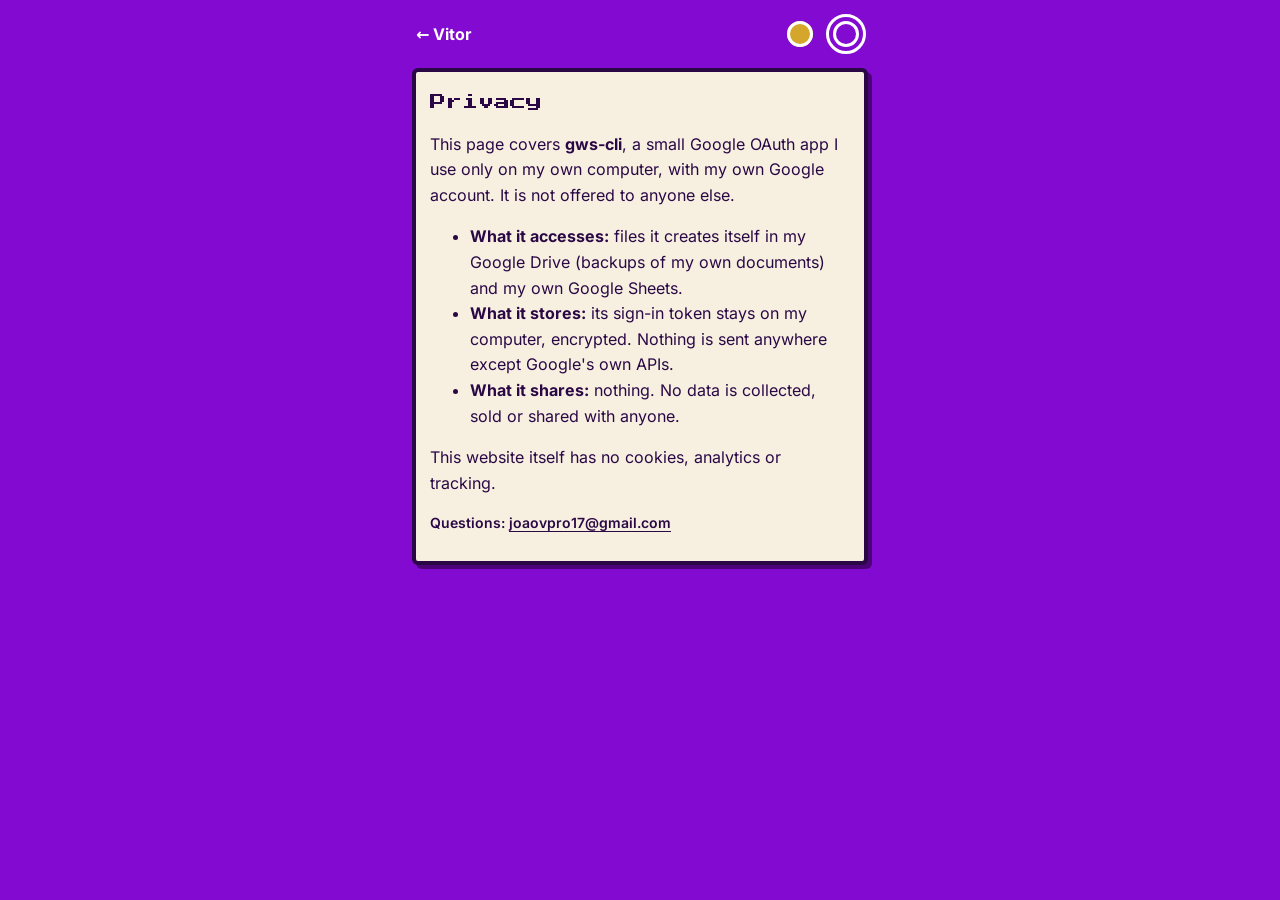
<file: privacy.html>
<!doctype html>
<html lang="en" class="pal-nu">
<head>
<meta charset="utf-8">
<meta name="viewport" content="width=device-width, initial-scale=1">
<title>Privacy | Vitor Pinheiro</title>
<meta name="description" content="Privacy policy for my personal Google OAuth app.">
<link rel="canonical" href="https://jvitorcosta.github.io/privacy.html">
<meta property="og:title" content="Privacy | Vitor Pinheiro">
<meta property="og:description" content="Privacy policy for my personal Google OAuth app.">
<meta property="og:url" content="https://jvitorcosta.github.io/privacy.html">
<meta property="og:type" content="website">
<meta property="og:image" content="https://jvitorcosta.github.io/og-image.png">
<meta name="twitter:card" content="summary_large_image">
<link rel="icon" href="/favicon.svg" type="image/svg+xml">
<script>try{var p=localStorage.getItem("palette");if(/^(night|nu)$/.test(p)){var h=document.documentElement;h.className="pal-"+p;h.setAttribute("data-pal",p)}}catch(e){}</script>
<link rel="stylesheet" href="assets/site.css?v=338472dc">

</head>
<body>
<header class="top">
<a href="index.html">&larr; Vitor</a>
<span class="palettes" role="group" aria-label="Colours" data-aria-en="Colours" data-aria-pt="Cores">
<button type="button" data-palette="night" aria-label="Mandarin" data-aria-en="Mandarin" data-aria-pt="Mandarim"></button>
<button type="button" data-palette="nu" aria-label="Purpura" data-aria-en="Purpura" data-aria-pt="Púrpura"></button>
</span>
</header>
<main>
<div class="box">
<article>
<h1>Privacy</h1>
<p>This page covers <strong>gws-cli</strong>, a small Google OAuth app I use only on my own computer, with my own
Google account. It is not offered to anyone else.</p>
<ul>
<li><strong>What it accesses:</strong> files it creates itself in my Google Drive (backups of my own documents)
  and my own Google Sheets.</li>
<li><strong>What it stores:</strong> its sign-in token stays on my computer, encrypted. Nothing is sent anywhere
  except Google's own APIs.</li>
<li><strong>What it shares:</strong> nothing. No data is collected, sold or shared with anyone.</li>
</ul>
<p>This website itself has no cookies, analytics or tracking.</p>
<p class="meta">Questions: <a href="mailto:joaovpro17@gmail.com">joaovpro17@gmail.com</a></p>
</article>
</div>
</main>
<script src="assets/site.js?v=8f2848e8" defer></script>
</body>
</html>
</file>
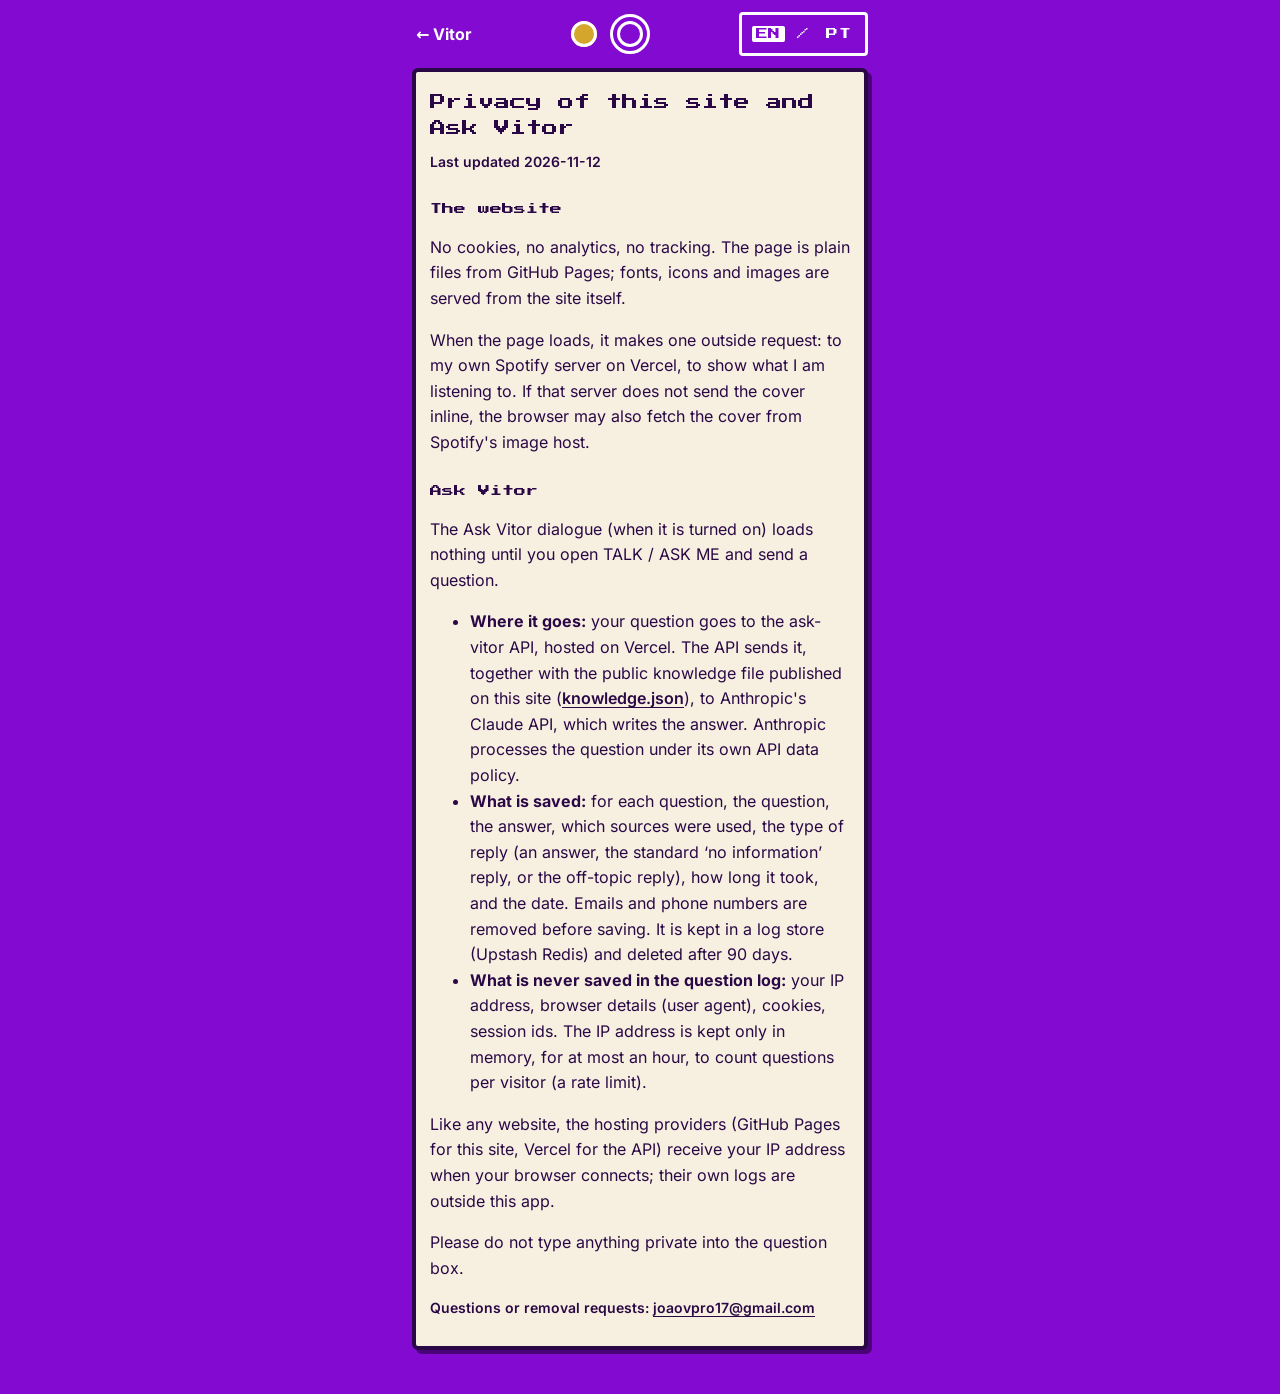
<file: site-privacy.html>
<!doctype html>
<html lang="en" class="pal-nu">
<head>
<meta charset="utf-8">
<meta name="viewport" content="width=device-width, initial-scale=1">
<title>Privacy of this site and Ask Vitor | Vitor Pinheiro</title>
<meta name="description" content="What this website and the Ask Vitor assistant do and do not save about you.">
<link rel="canonical" href="https://jvitorcosta.github.io/site-privacy.html">
<meta property="og:title" content="Privacy of this site and Ask Vitor | Vitor Pinheiro">
<meta property="og:description" content="What this website and the Ask Vitor assistant do and do not save about you.">
<meta property="og:url" content="https://jvitorcosta.github.io/site-privacy.html">
<meta property="og:type" content="website">
<meta property="og:image" content="https://jvitorcosta.github.io/og-image.png">
<meta name="twitter:card" content="summary_large_image">
<link rel="icon" href="/favicon.svg" type="image/svg+xml">
<script>try{var p=localStorage.getItem("palette");if(/^(night|nu)$/.test(p)){var h=document.documentElement;h.className="pal-"+p;h.setAttribute("data-pal",p)}}catch(e){}try{var h=document.documentElement,l=(navigator.language||"").toLowerCase().indexOf("pt")?"en":"pt";try{var s=localStorage.getItem("lang");if(s=="en"||s=="pt")l=s}catch(e){}h.lang=l}catch(e){}</script>
<link rel="stylesheet" href="assets/site.css?v=338472dc">

</head>
<body>
<header class="top">
<a href="index.html">&larr; Vitor</a>
<span class="palettes" role="group" aria-label="Colours" data-aria-en="Colours" data-aria-pt="Cores">
<button type="button" data-palette="night" aria-label="Mandarin" data-aria-en="Mandarin" data-aria-pt="Mandarim"></button>
<button type="button" data-palette="nu" aria-label="Purpura" data-aria-en="Purpura" data-aria-pt="Púrpura"></button>
</span>
<button type="button" data-lang-toggle aria-label="EN > PT, switch language">EN > PT</button>
</header>
<main>
<div class="box">
<article>
<div lang="en">
<h1>Privacy of this site and Ask Vitor</h1>
<p class="meta">Last updated 2026-11-12</p>
<h2>The website</h2>
<p>No cookies, no analytics, no tracking. The page is plain files from GitHub Pages; fonts, icons and images are served from the site itself.</p>
<p>When the page loads, it makes one outside request: to my own Spotify server on Vercel, to show what I am listening to. If that server does not send the cover inline, the browser may also fetch the cover from Spotify's image host.</p>
<h2>Ask Vitor</h2>
<p>The Ask Vitor dialogue (when it is turned on) loads nothing until you open TALK / ASK ME and send a question.</p>
<ul>
<li><strong>Where it goes:</strong> your question goes to the ask-vitor API, hosted on Vercel. The API sends it, together with the public knowledge file published on this site (<a href="knowledge.json">knowledge.json</a>), to Anthropic's Claude API, which writes the answer. Anthropic processes the question under its own API data policy.</li>
<li><strong>What is saved:</strong> for each question, the question, the answer, which sources were used, the type of reply (an answer, the standard &lsquo;no information&rsquo; reply, or the off-topic reply), how long it took, and the date. Emails and phone numbers are removed before saving. It is kept in a log store (Upstash Redis) and deleted after 90 days.</li>
<li><strong>What is never saved in the question log:</strong> your IP address, browser details (user agent), cookies, session ids. The IP address is kept only in memory, for at most an hour, to count questions per visitor (a rate limit).</li>
</ul>
<p>Like any website, the hosting providers (GitHub Pages for this site, Vercel for the API) receive your IP address when your browser connects; their own logs are outside this app.</p>
<p>Please do not type anything private into the question box.</p>
<p class="meta">Questions or removal requests: <a href="mailto:joaovpro17@gmail.com">joaovpro17@gmail.com</a></p>
</div>
<div lang="pt">
<h1>Privacidade deste site e do Ask Vitor</h1>
<p class="meta">Atualizado em 2026-11-12</p>
<h2>O site</h2>
<p>Sem cookies, sem analytics, sem rastreamento. A página é feita de arquivos simples no GitHub Pages; fontes, ícones e imagens vêm do próprio site.</p>
<p>Quando a página carrega, ela faz uma requisição externa: ao meu servidor do Spotify na Vercel, para mostrar o que estou ouvindo. Se esse servidor não enviar a capa embutida, o navegador também pode buscar a capa no servidor de imagens do Spotify.</p>
<h2>Ask Vitor</h2>
<p>O diálogo do Ask Vitor (quando está ligado) não carrega nada até você abrir FALAR / PERGUNTE e enviar uma pergunta.</p>
<ul>
<li><strong>Para onde vai:</strong> sua pergunta vai para a API do ask-vitor, hospedada na Vercel. A API a envia, junto com o arquivo público de conhecimento publicado neste site (<a href="knowledge.json">knowledge.json</a>), para a API Claude da Anthropic, que escreve a resposta. A Anthropic trata a pergunta conforme a própria política de dados da API.</li>
<li><strong>O que é salvo:</strong> para cada pergunta, a pergunta, a resposta, quais fontes foram usadas, o tipo de resposta (uma resposta, a resposta padrão de &lsquo;sem informação&rsquo; ou a resposta de fora do assunto), quanto tempo levou e a data. E-mails e telefones são removidos antes de salvar. Fica num registro (Upstash Redis) e é apagado após 90 dias.</li>
<li><strong>O que nunca é salvo no registro de perguntas:</strong> seu endereço IP, dados do navegador (user agent), cookies, ids de sessão. O IP fica só na memória, por no máximo uma hora, para contar perguntas por visitante (limite de uso).</li>
</ul>
<p>Como em qualquer site, os provedores de hospedagem (GitHub Pages para este site, Vercel para a API) recebem seu endereço IP quando o navegador se conecta; os registros deles ficam fora deste app.</p>
<p>Por favor, não escreva nada privado na caixa de pergunta.</p>
<p class="meta">Dúvidas ou pedidos de remoção: <a href="mailto:joaovpro17@gmail.com">joaovpro17@gmail.com</a></p>
</div>
</article>
</div>
</main>
<script src="assets/site.js?v=8f2848e8" defer></script>
</body>
</html>
</file>
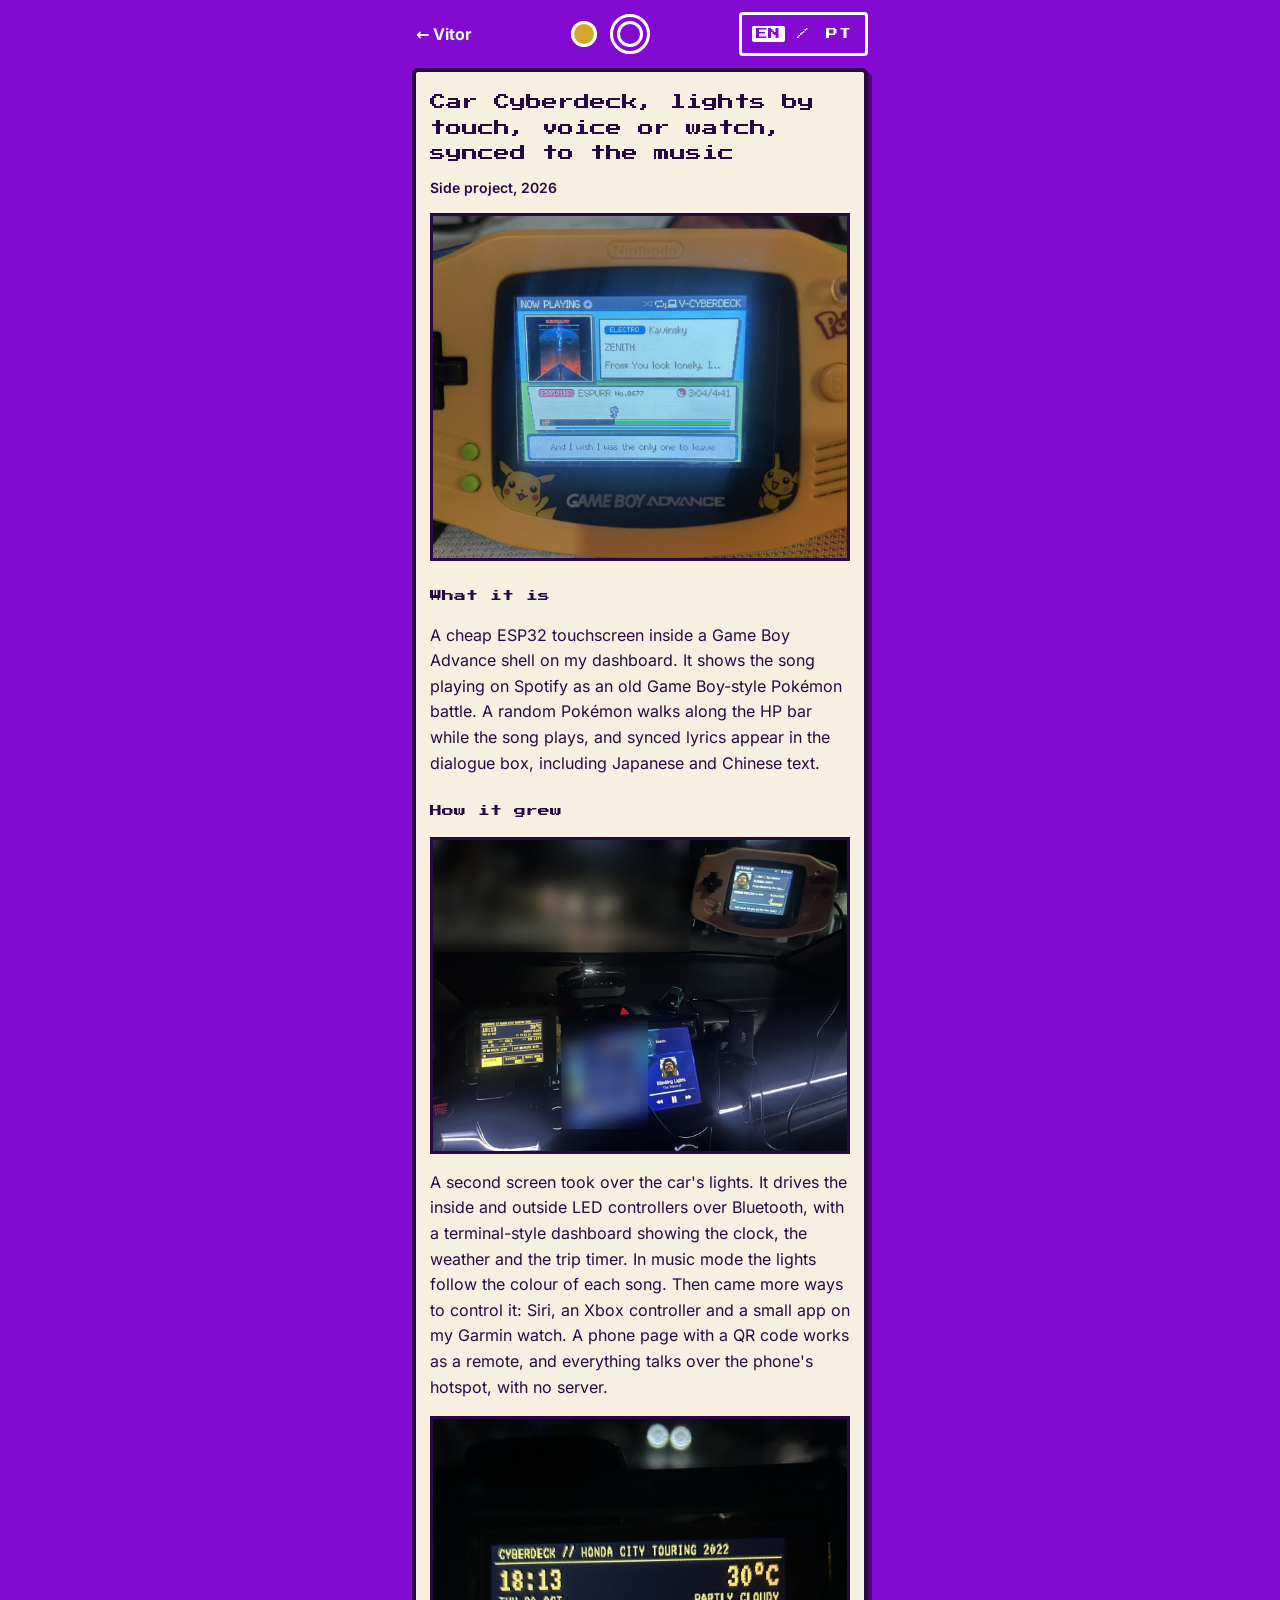
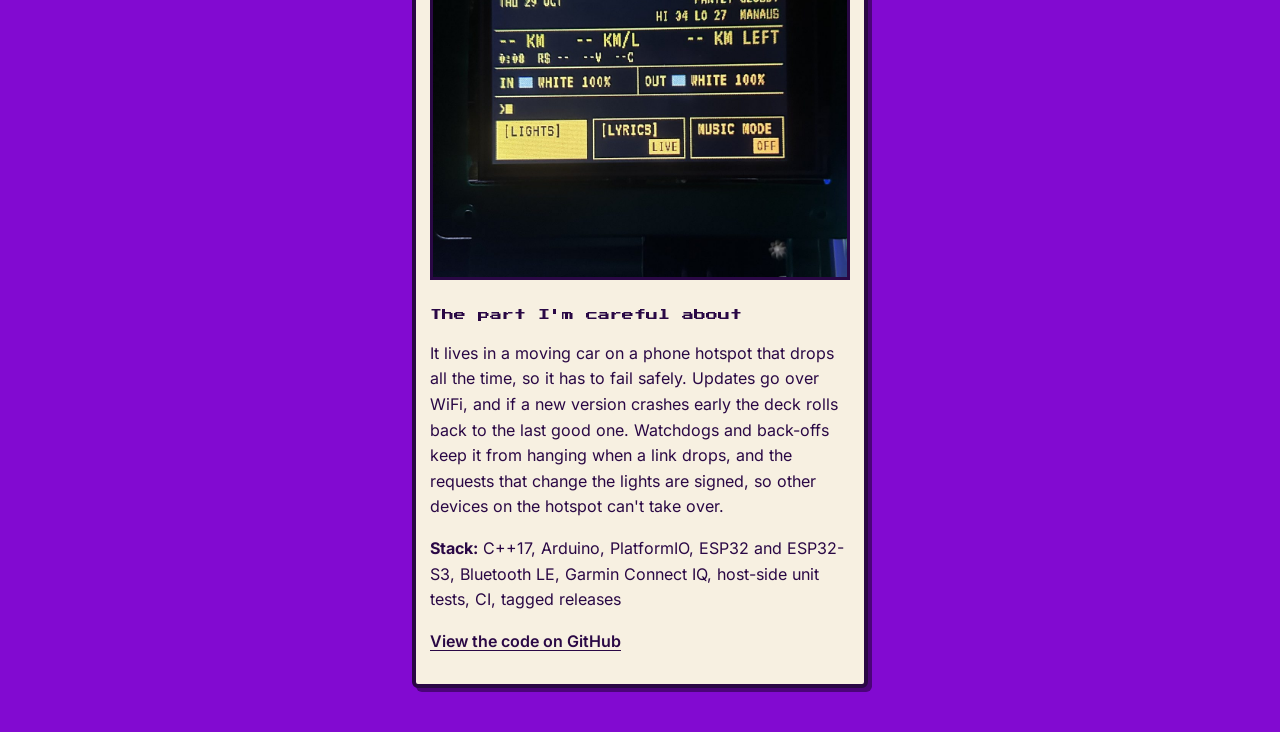
<file: projects/car-cyberdeck.html>
<!doctype html>
<html lang="en" class="pal-nu">
<head>
<meta charset="utf-8">
<meta name="viewport" content="width=device-width, initial-scale=1">
<title>Car Cyberdeck, lights by touch, voice or watch, synced to the music | Vitor Pinheiro</title>
<meta name="description" content="Open-source firmware for two ESP32 screens and a Garmin watch app. One runs my car&#x27;s inside and outside LED lights by touch, voice, gamepad or watch, the other shows whatever I&#x27;m playing on Spotify as a Game Boy-style Pokémon battle.">
<link rel="canonical" href="https://jvitorcosta.github.io/projects/car-cyberdeck.html">
<meta property="og:title" content="Car Cyberdeck, lights by touch, voice or watch, synced to the music | Vitor Pinheiro">
<meta property="og:description" content="Open-source firmware for two ESP32 screens and a Garmin watch app. One runs my car&#x27;s inside and outside LED lights by touch, voice, gamepad or watch, the other shows whatever I&#x27;m playing on Spotify as a Game Boy-style Pokémon battle.">
<meta property="og:url" content="https://jvitorcosta.github.io/projects/car-cyberdeck.html">
<meta property="og:type" content="website">
<meta property="og:image" content="https://jvitorcosta.github.io/og-image.png">
<meta name="twitter:card" content="summary_large_image">
<link rel="icon" href="/favicon.svg" type="image/svg+xml">
<script>try{var p=localStorage.getItem("palette");if(/^(night|nu)$/.test(p)){var h=document.documentElement;h.className="pal-"+p;h.setAttribute("data-pal",p)}}catch(e){}try{var h=document.documentElement,l=(navigator.language||"").toLowerCase().indexOf("pt")?"en":"pt";try{var s=localStorage.getItem("lang");if(s=="en"||s=="pt")l=s}catch(e){}h.lang=l}catch(e){}</script>
<link rel="stylesheet" href="../assets/site.css?v=338472dc">

</head>
<body>
<header class="top">
<a href="../index.html">&larr; Vitor</a>
<span class="palettes" role="group" aria-label="Colours" data-aria-en="Colours" data-aria-pt="Cores">
<button type="button" data-palette="night" aria-label="Mandarin" data-aria-en="Mandarin" data-aria-pt="Mandarim"></button>
<button type="button" data-palette="nu" aria-label="Purpura" data-aria-en="Purpura" data-aria-pt="Púrpura"></button>
</span>
<button type="button" data-lang-toggle aria-label="EN > PT, switch language">EN > PT</button>
</header>
<main>
<div class="box">
<article>
<div lang="en">
<h1>Car Cyberdeck, lights by touch, voice or watch, synced to the music</h1>
<p class="meta">Side project, 2026</p>
<figure class="cover"><img src="images/car-cyberdeck/companion.jpg" alt="The Game Boy Advance shell on the dashboard, showing a song as a Pokémon battle"></figure>
</div>
<div lang="pt">
<h1>Car Cyberdeck, luzes por toque, voz ou relógio, no ritmo da música</h1>
<p class="meta">Projeto pessoal, 2026</p>
<figure class="cover"><img src="images/car-cyberdeck/companion.jpg" alt="A carcaça de Game Boy Advance no painel, mostrando uma música como batalha Pokémon"></figure>
</div>
<div lang="en">
<h2>What it is</h2>
<p>A cheap ESP32 touchscreen inside a Game Boy Advance shell on my dashboard. It shows the song playing on Spotify as an old Game Boy-style Pokémon battle. A random Pokémon walks along the HP bar while the song plays, and synced lyrics appear in the dialogue box, including Japanese and Chinese text.</p>
<h2>How it grew</h2>
<p><img alt="Both screens and the phone at night on the dashboard" src="images/car-cyberdeck/dashboard-night.jpg" /></p>
<p>A second screen took over the car's lights. It drives the inside and outside LED controllers over Bluetooth, with a terminal-style dashboard showing the clock, the weather and the trip timer. In music mode the lights follow the colour of each song. Then came more ways to control it: Siri, an Xbox controller and a small app on my Garmin watch. A phone page with a QR code works as a remote, and everything talks over the phone's hotspot, with no server.</p>
<p><img alt="The yellow lights screen at night" src="images/car-cyberdeck/yellow-deck-night.jpg" /></p>
<h2>The part I'm careful about</h2>
<p>It lives in a moving car on a phone hotspot that drops all the time, so it has to fail safely. Updates go over WiFi, and if a new version crashes early the deck rolls back to the last good one. Watchdogs and back-offs keep it from hanging when a link drops, and the requests that change the lights are signed, so other devices on the hotspot can't take over.</p>
<p><strong>Stack:</strong> C++17, Arduino, PlatformIO, ESP32 and ESP32-S3, Bluetooth LE, Garmin Connect IQ, host-side unit tests, CI, tagged releases</p>
<p><a href="https://github.com/jvitorcosta/car-cyberdeck">View the code on GitHub</a></p>
</div>
<div lang="pt">
<h2>O que é</h2>
<p>Uma tela touch ESP32 baratinha dentro de uma carcaça de Game Boy Advance no painel do carro. Ela mostra a música que tá tocando no Spotify como uma batalha Pokémon das antigas, no estilo Game Boy. Um Pokémon aleatório anda pela barra de HP enquanto a música toca, e a letra sincronizada aparece na caixa de diálogo, inclusive em japonês e chinês.</p>
<h2>Como cresceu</h2>
<p><img alt="As duas telas e o celular à noite no painel" src="images/car-cyberdeck/dashboard-night.jpg" /></p>
<p>Uma segunda tela assumiu as luzes do carro. Ela comanda os controladores de LED de dentro e de fora por Bluetooth, com um painel estilo terminal mostrando o relógio, o clima e o tempo de viagem. No modo música, as luzes seguem a cor de cada música. Depois vieram mais jeitos de controlar: Siri, um controle de Xbox e um appzinho no meu relógio Garmin. Uma página no celular com QR code funciona como controle remoto, e tudo se comunica pelo hotspot do celular, sem servidor.</p>
<p><img alt="A tela amarela das luzes à noite" src="images/car-cyberdeck/yellow-deck-night.jpg" /></p>
<h2>A parte em que eu tomo cuidado</h2>
<p>Ele vive num carro em movimento, ligado num hotspot de celular que cai toda hora, então precisa falhar de forma segura. As atualizações chegam por WiFi, e se uma versão nova der crash logo no começo, o deck volta pra última versão boa. Watchdogs e back-offs evitam que ele trave quando uma conexão cai, e os comandos que mudam as luzes são assinados, então outros aparelhos no hotspot não conseguem assumir o controle.</p>
<p><strong>Stack:</strong> C++17, Arduino, PlatformIO, ESP32 e ESP32-S3, Bluetooth LE, Garmin Connect IQ, testes unitários no host, CI, releases com tag</p>
<p><a href="https://github.com/jvitorcosta/car-cyberdeck">Ver o código no GitHub</a></p>
</div>
</article>
</div>
</main>
<script src="../assets/site.js?v=8f2848e8" defer></script>
</body>
</html>
</file>
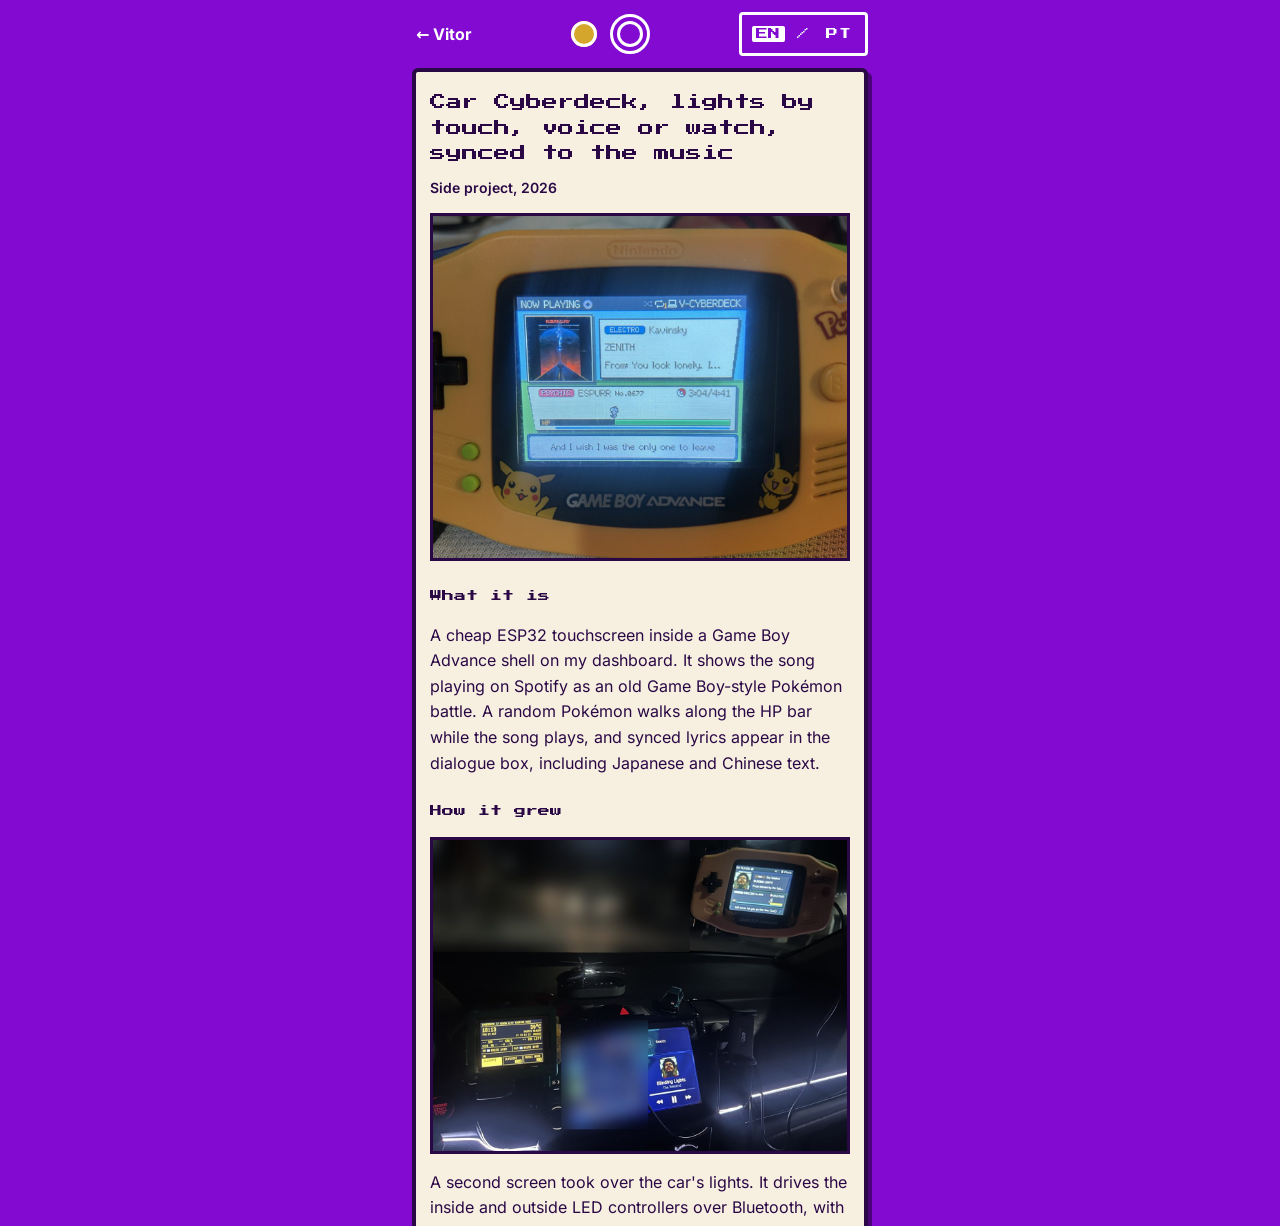
<file: projects/cardeck.html>
<!doctype html>
<html lang="en">
<head>
<meta charset="utf-8">
<meta http-equiv="refresh" content="0; url=car-cyberdeck.html">
<link rel="canonical" href="https://jvitorcosta.github.io/projects/car-cyberdeck.html">
<meta name="robots" content="noindex">
<title>Moved</title>
</head>
<body><p>Moved to <a href="car-cyberdeck.html">car-cyberdeck</a>.</p></body>
</html>
</file>
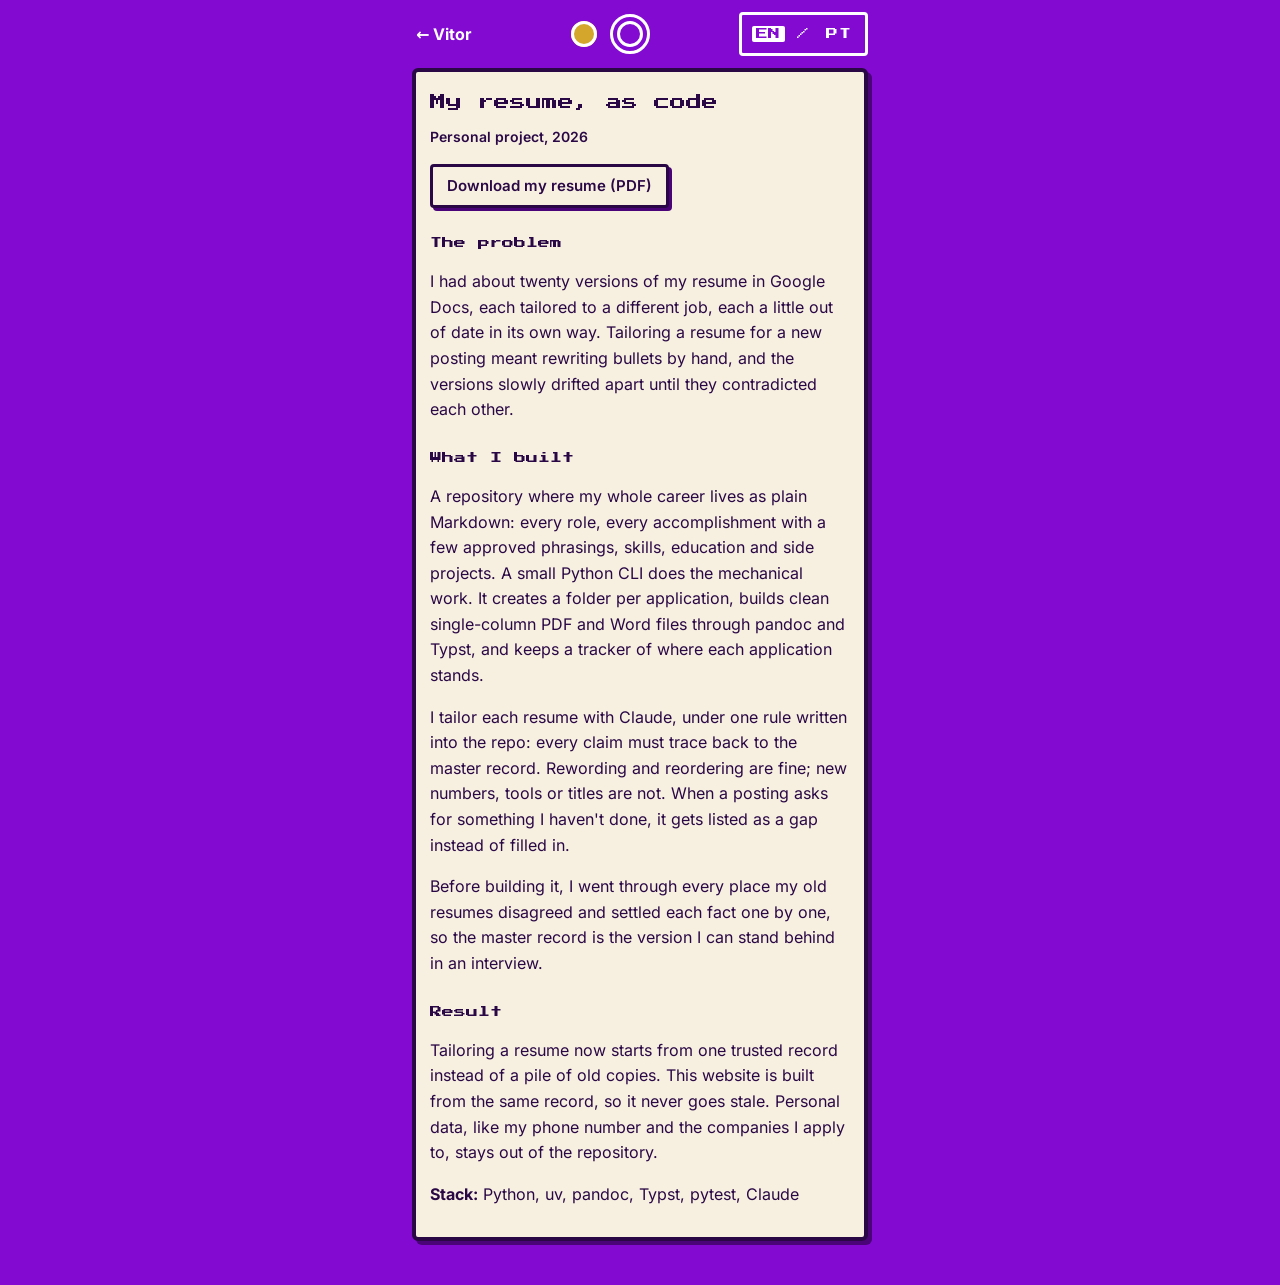
<file: projects/resume-as-code.html>
<!doctype html>
<html lang="en" class="pal-nu">
<head>
<meta charset="utf-8">
<meta name="viewport" content="width=device-width, initial-scale=1">
<title>My resume, as code | Vitor Pinheiro</title>
<meta name="description" content="One master record of my career in Markdown, a small CLI that turns it into tailored PDF and Word resumes, and a strict rule that nothing gets invented.">
<link rel="canonical" href="https://jvitorcosta.github.io/projects/resume-as-code.html">
<meta property="og:title" content="My resume, as code | Vitor Pinheiro">
<meta property="og:description" content="One master record of my career in Markdown, a small CLI that turns it into tailored PDF and Word resumes, and a strict rule that nothing gets invented.">
<meta property="og:url" content="https://jvitorcosta.github.io/projects/resume-as-code.html">
<meta property="og:type" content="website">
<meta property="og:image" content="https://jvitorcosta.github.io/og-image.png">
<meta name="twitter:card" content="summary_large_image">
<link rel="icon" href="/favicon.svg" type="image/svg+xml">
<script>try{var p=localStorage.getItem("palette");if(/^(night|nu)$/.test(p)){var h=document.documentElement;h.className="pal-"+p;h.setAttribute("data-pal",p)}}catch(e){}try{var h=document.documentElement,l=(navigator.language||"").toLowerCase().indexOf("pt")?"en":"pt";try{var s=localStorage.getItem("lang");if(s=="en"||s=="pt")l=s}catch(e){}h.lang=l}catch(e){}</script>
<link rel="stylesheet" href="../assets/site.css?v=338472dc">

</head>
<body>
<header class="top">
<a href="../index.html">&larr; Vitor</a>
<span class="palettes" role="group" aria-label="Colours" data-aria-en="Colours" data-aria-pt="Cores">
<button type="button" data-palette="night" aria-label="Mandarin" data-aria-en="Mandarin" data-aria-pt="Mandarim"></button>
<button type="button" data-palette="nu" aria-label="Purpura" data-aria-en="Purpura" data-aria-pt="Púrpura"></button>
</span>
<button type="button" data-lang-toggle aria-label="EN > PT, switch language">EN > PT</button>
</header>
<main>
<div class="box">
<article>
<div lang="en">
<h1>My resume, as code</h1>
<p class="meta">Personal project, 2026</p>
</div>
<div lang="pt">
<h1>Meu currículo, como código</h1>
<p class="meta">Projeto pessoal, 2026</p>
</div>
<div lang="en">
<p><a class="btn" href="/Vitor_Pinheiro_Resume.pdf">Download my resume (PDF)</a></p>
<h2>The problem</h2>
<p>I had about twenty versions of my resume in Google Docs, each tailored to a different job, each a little out of date in its own way. Tailoring a resume for a new posting meant rewriting bullets by hand, and the versions slowly drifted apart until they contradicted each other.</p>
<h2>What I built</h2>
<p>A repository where my whole career lives as plain Markdown: every role, every accomplishment with a few approved phrasings, skills, education and side projects. A small Python CLI does the mechanical work. It creates a folder per application, builds clean single-column PDF and Word files through pandoc and Typst, and keeps a tracker of where each application stands.</p>
<p>I tailor each resume with Claude, under one rule written into the repo: every claim must trace back to the master record. Rewording and reordering are fine; new numbers, tools or titles are not. When a posting asks for something I haven't done, it gets listed as a gap instead of filled in.</p>
<p>Before building it, I went through every place my old resumes disagreed and settled each fact one by one, so the master record is the version I can stand behind in an interview.</p>
<h2>Result</h2>
<p>Tailoring a resume now starts from one trusted record instead of a pile of old copies. This website is built from the same record, so it never goes stale. Personal data, like my phone number and the companies I apply to, stays out of the repository.</p>
<p><strong>Stack:</strong> Python, uv, pandoc, Typst, pytest, Claude</p>

</div>
<div lang="pt">
<p><a class="btn" href="/Vitor_Pinheiro_Resume.pdf">Baixar meu currículo (PDF)</a></p>
<h2>O problema</h2>
<p>Eu tinha umas vinte versões do meu currículo no Google Docs, cada uma adaptada pra uma vaga diferente, cada uma desatualizada do seu próprio jeito. Adaptar o currículo pra uma vaga nova significava reescrever os tópicos na mão, e as versões foram se afastando aos poucos até se contradizerem.</p>
<h2>O que eu construí</h2>
<p>Um repositório onde toda a minha carreira vive em Markdown puro: cada cargo, cada conquista com algumas formas de escrever já aprovadas, habilidades, formação e projetos pessoais. Uma pequena CLI em Python faz o trabalho mecânico. Ela cria uma pasta por candidatura, gera arquivos PDF e Word limpos, de uma coluna só, com pandoc e Typst, e mantém um controle de em que pé está cada candidatura.</p>
<p>Eu adapto cada currículo com o Claude, seguindo uma regra escrita no próprio repositório: toda afirmação precisa ter origem no registro mestre. Reescrever e reordenar pode; números, ferramentas ou cargos novos, não. Quando uma vaga pede algo que eu nunca fiz, isso entra como lacuna na lista em vez de ser preenchido.</p>
<p>Antes de construir, passei por todos os pontos em que meus currículos antigos discordavam e resolvi cada fato, um por um, então o registro mestre é a versão que eu consigo defender numa entrevista.</p>
<h2>Resultado</h2>
<p>Adaptar um currículo agora começa de um registro confiável, e não de uma pilha de cópias antigas. Este site é gerado a partir do mesmo registro, então nunca fica desatualizado. Dados pessoais, como meu telefone e as empresas pra onde eu me candidato, ficam fora do repositório.</p>
<p><strong>Stack:</strong> Python, uv, pandoc, Typst, pytest, Claude</p>

</div>
</article>
</div>
</main>
<script src="../assets/site.js?v=8f2848e8" defer></script>
</body>
</html>
</file>
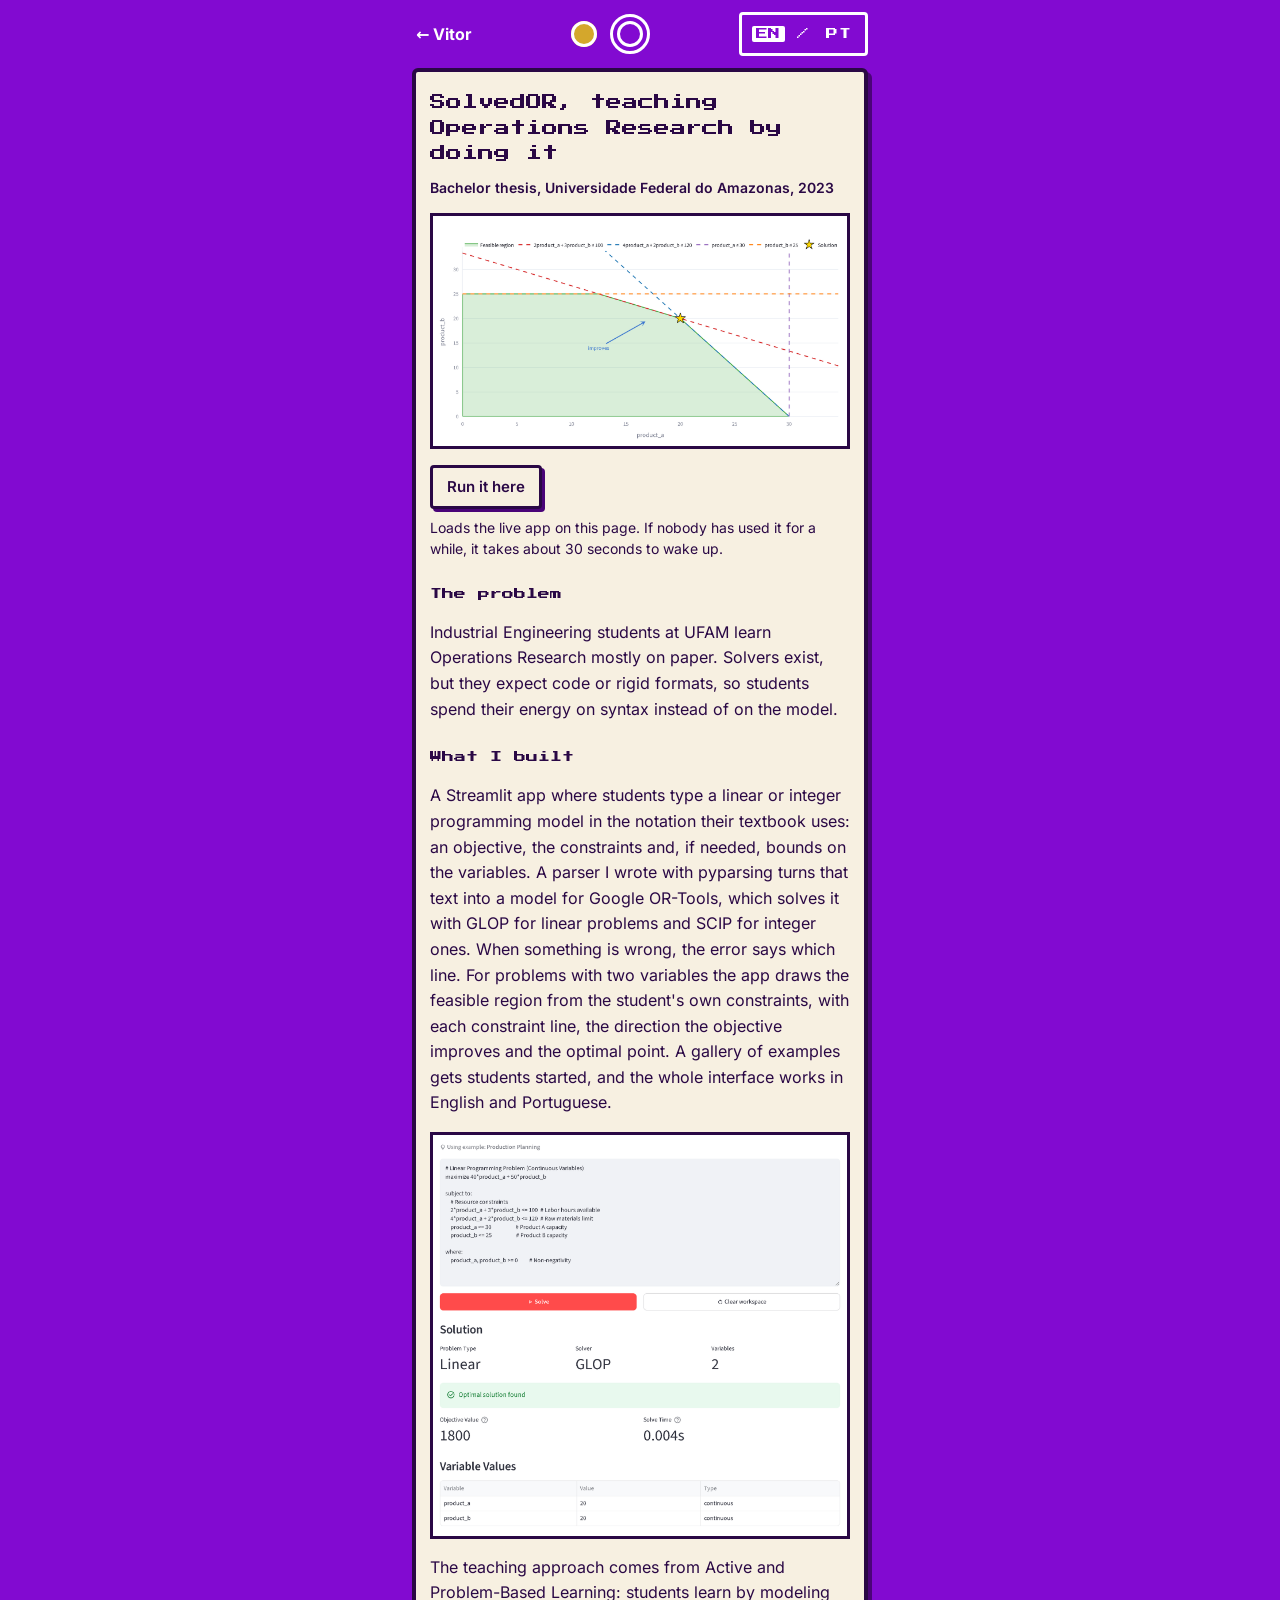
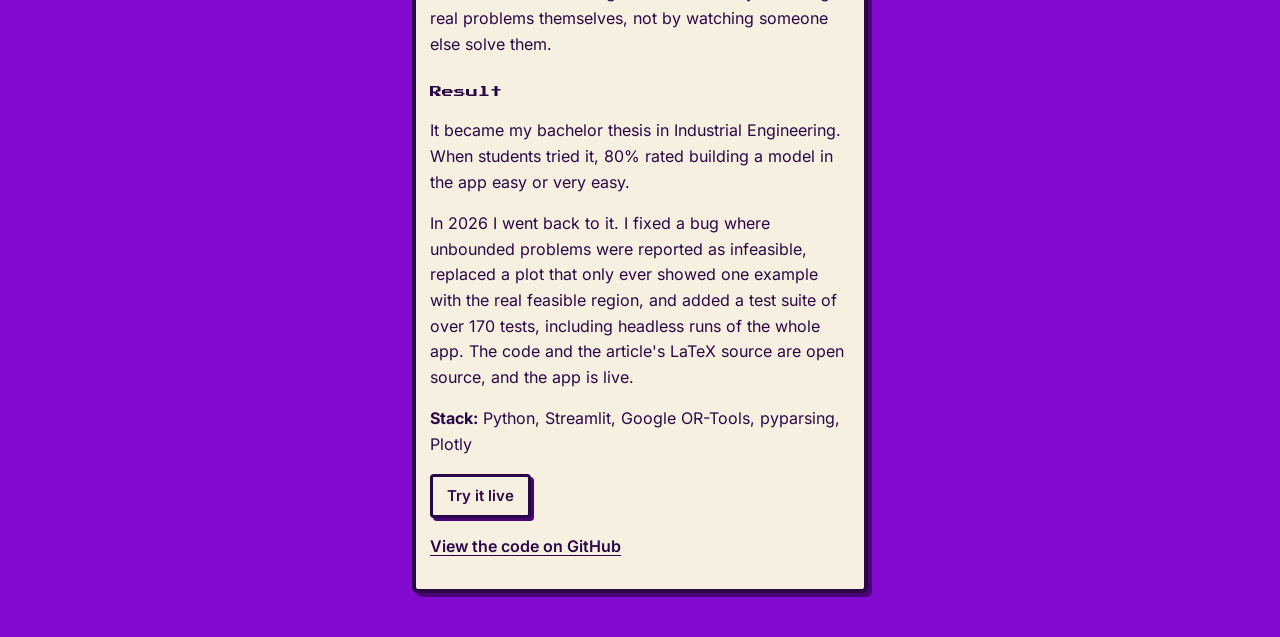
<file: projects/solvedor.html>
<!doctype html>
<html lang="en" class="pal-nu">
<head>
<meta charset="utf-8">
<meta name="viewport" content="width=device-width, initial-scale=1">
<title>SolvedOR, teaching Operations Research by doing it | Vitor Pinheiro</title>
<meta name="description" content="My bachelor thesis, a web app where students write linear programming models the way they appear in textbooks and watch them get solved.">
<link rel="canonical" href="https://jvitorcosta.github.io/projects/solvedor.html">
<meta property="og:title" content="SolvedOR, teaching Operations Research by doing it | Vitor Pinheiro">
<meta property="og:description" content="My bachelor thesis, a web app where students write linear programming models the way they appear in textbooks and watch them get solved.">
<meta property="og:url" content="https://jvitorcosta.github.io/projects/solvedor.html">
<meta property="og:type" content="website">
<meta property="og:image" content="https://jvitorcosta.github.io/og-image.png">
<meta name="twitter:card" content="summary_large_image">
<link rel="icon" href="/favicon.svg" type="image/svg+xml">
<script>try{var p=localStorage.getItem("palette");if(/^(night|nu)$/.test(p)){var h=document.documentElement;h.className="pal-"+p;h.setAttribute("data-pal",p)}}catch(e){}try{var h=document.documentElement,l=(navigator.language||"").toLowerCase().indexOf("pt")?"en":"pt";try{var s=localStorage.getItem("lang");if(s=="en"||s=="pt")l=s}catch(e){}h.lang=l}catch(e){}</script>
<link rel="stylesheet" href="../assets/site.css?v=338472dc">

</head>
<body>
<header class="top">
<a href="../index.html">&larr; Vitor</a>
<span class="palettes" role="group" aria-label="Colours" data-aria-en="Colours" data-aria-pt="Cores">
<button type="button" data-palette="night" aria-label="Mandarin" data-aria-en="Mandarin" data-aria-pt="Mandarim"></button>
<button type="button" data-palette="nu" aria-label="Purpura" data-aria-en="Purpura" data-aria-pt="Púrpura"></button>
</span>
<button type="button" data-lang-toggle aria-label="EN > PT, switch language">EN > PT</button>
</header>
<main>
<div class="box">
<article>
<div lang="en">
<h1>SolvedOR, teaching Operations Research by doing it</h1>
<p class="meta">Bachelor thesis, Universidade Federal do Amazonas, 2023</p>
<figure class="cover"><img src="images/solvedor/chart.png" alt="Feasible region of the Production Planning example in SolvedOR, with each constraint line, the direction the objective improves and the optimal point at (20, 20)"></figure>
</div>
<div lang="pt">
<h1>SolvedOR, ensinando Pesquisa Operacional na prática</h1>
<p class="meta">Trabalho de Conclusão de Curso, Universidade Federal do Amazonas, 2023</p>
<figure class="cover"><img src="images/solvedor/chart.png" alt="Região viável do exemplo Production Planning no SolvedOR, com cada reta de restrição, a direção em que o objetivo melhora e o ponto ótimo em (20, 20)"></figure>
</div>
<div class="embed" data-src="https://solvedor.streamlit.app/?embed=true" data-title="SolvedOR, teaching Operations Research by doing it"><button type="button" class="btn"><span lang="en">Run it here</span><span lang="pt">Rodar aqui</span></button><small><span lang="en">Loads the live app on this page. If nobody has used it for a while, it takes about 30 seconds to wake up.</span><span lang="pt">Carrega o app ao vivo nesta página. Se ninguém usou ele faz um tempo, ele leva uns 30 segundos pra acordar.</span></small></div>
<div lang="en">
<h2>The problem</h2>
<p>Industrial Engineering students at UFAM learn Operations Research mostly on paper. Solvers exist, but they expect code or rigid formats, so students spend their energy on syntax instead of on the model.</p>
<h2>What I built</h2>
<p>A Streamlit app where students type a linear or integer programming model in the notation their textbook uses: an objective, the constraints and, if needed, bounds on the variables. A parser I wrote with pyparsing turns that text into a model for Google OR-Tools, which solves it with GLOP for linear problems and SCIP for integer ones. When something is wrong, the error says which line. For problems with two variables the app draws the feasible region from the student's own constraints, with each constraint line, the direction the objective improves and the optimal point. A gallery of examples gets students started, and the whole interface works in English and Portuguese.</p>
<p><img alt="The SolvedOR workspace with the Production Planning model typed in textbook notation and its solution: objective 1800 at product_a = 20, product_b = 20" src="images/solvedor/workspace.png" /></p>
<p>The teaching approach comes from Active and Problem-Based Learning: students learn by modeling real problems themselves, not by watching someone else solve them.</p>
<h2>Result</h2>
<p>It became my bachelor thesis in Industrial Engineering. When students tried it, 80% rated building a model in the app easy or very easy.</p>
<p>In 2026 I went back to it. I fixed a bug where unbounded problems were reported as infeasible, replaced a plot that only ever showed one example with the real feasible region, and added a test suite of over 170 tests, including headless runs of the whole app. The code and the article's LaTeX source are open source, and the app is live.</p>
<p><strong>Stack:</strong> Python, Streamlit, Google OR-Tools, pyparsing, Plotly</p>
<p><a class="btn" href="https://solvedor.streamlit.app">Try it live</a></p>
<p><a href="https://github.com/jvitorcosta/or-solver-streamlit">View the code on GitHub</a></p>
</div>
<div lang="pt">
<h2>O problema</h2>
<p>Os alunos de Engenharia de Produção da UFAM aprendem Pesquisa Operacional quase sempre no papel. Solvers existem, mas pedem código ou formatos rígidos, então os alunos gastam energia com sintaxe em vez de gastar com o modelo.</p>
<h2>O que eu construí</h2>
<p>Um app em Streamlit onde os alunos digitam um modelo de programação linear ou inteira na notação que o livro deles usa: uma função objetivo, as restrições e, se precisar, limites nas variáveis. Um parser que eu escrevi com pyparsing transforma esse texto num modelo pro Google OR-Tools, que resolve com GLOP os problemas lineares e com SCIP os inteiros. Quando algo tá errado, o erro diz em qual linha. Pra problemas com duas variáveis, o app desenha a região viável a partir das restrições do próprio aluno, com cada reta de restrição, a direção em que o objetivo melhora e o ponto ótimo. Uma galeria de exemplos ajuda os alunos a começar, e a interface inteira funciona em inglês e português.</p>
<p><img alt="A área de trabalho do SolvedOR com o modelo Production Planning digitado na notação do livro e a solução: objetivo 1800 com product_a = 20, product_b = 20" src="images/solvedor/workspace.png" /></p>
<p>A abordagem de ensino vem da Aprendizagem Ativa e da Aprendizagem Baseada em Problemas: os alunos aprendem modelando problemas reais eles mesmos, e não vendo outra pessoa resolver.</p>
<h2>Resultado</h2>
<p>Virou meu TCC em Engenharia de Produção. Quando os alunos testaram, 80% avaliaram montar um modelo no app como fácil ou muito fácil.</p>
<p>Em 2026 eu voltei nele. Corrigi um bug em que problemas ilimitados apareciam como inviáveis, troquei um gráfico que só mostrava um único exemplo pela região viável de verdade e adicionei uma suíte com mais de 170 testes, incluindo execuções headless do app inteiro. O código e o fonte em LaTeX do artigo são open source, e o app tá no ar.</p>
<p><strong>Stack:</strong> Python, Streamlit, Google OR-Tools, pyparsing, Plotly</p>
<p><a class="btn" href="https://solvedor.streamlit.app">Testar ao vivo</a></p>
<p><a href="https://github.com/jvitorcosta/or-solver-streamlit">Ver o código no GitHub</a></p>
</div>
</article>
</div>
<script>
document.querySelectorAll(".embed button").forEach(b => b.addEventListener("click", () => {
  const box = b.closest(".embed"), frame = document.createElement("iframe");
  frame.src = box.dataset.src; frame.title = box.dataset.title;
  box.replaceChildren(frame);
}));
</script>
</main>
<script src="../assets/site.js?v=8f2848e8" defer></script>
</body>
</html>
</file>
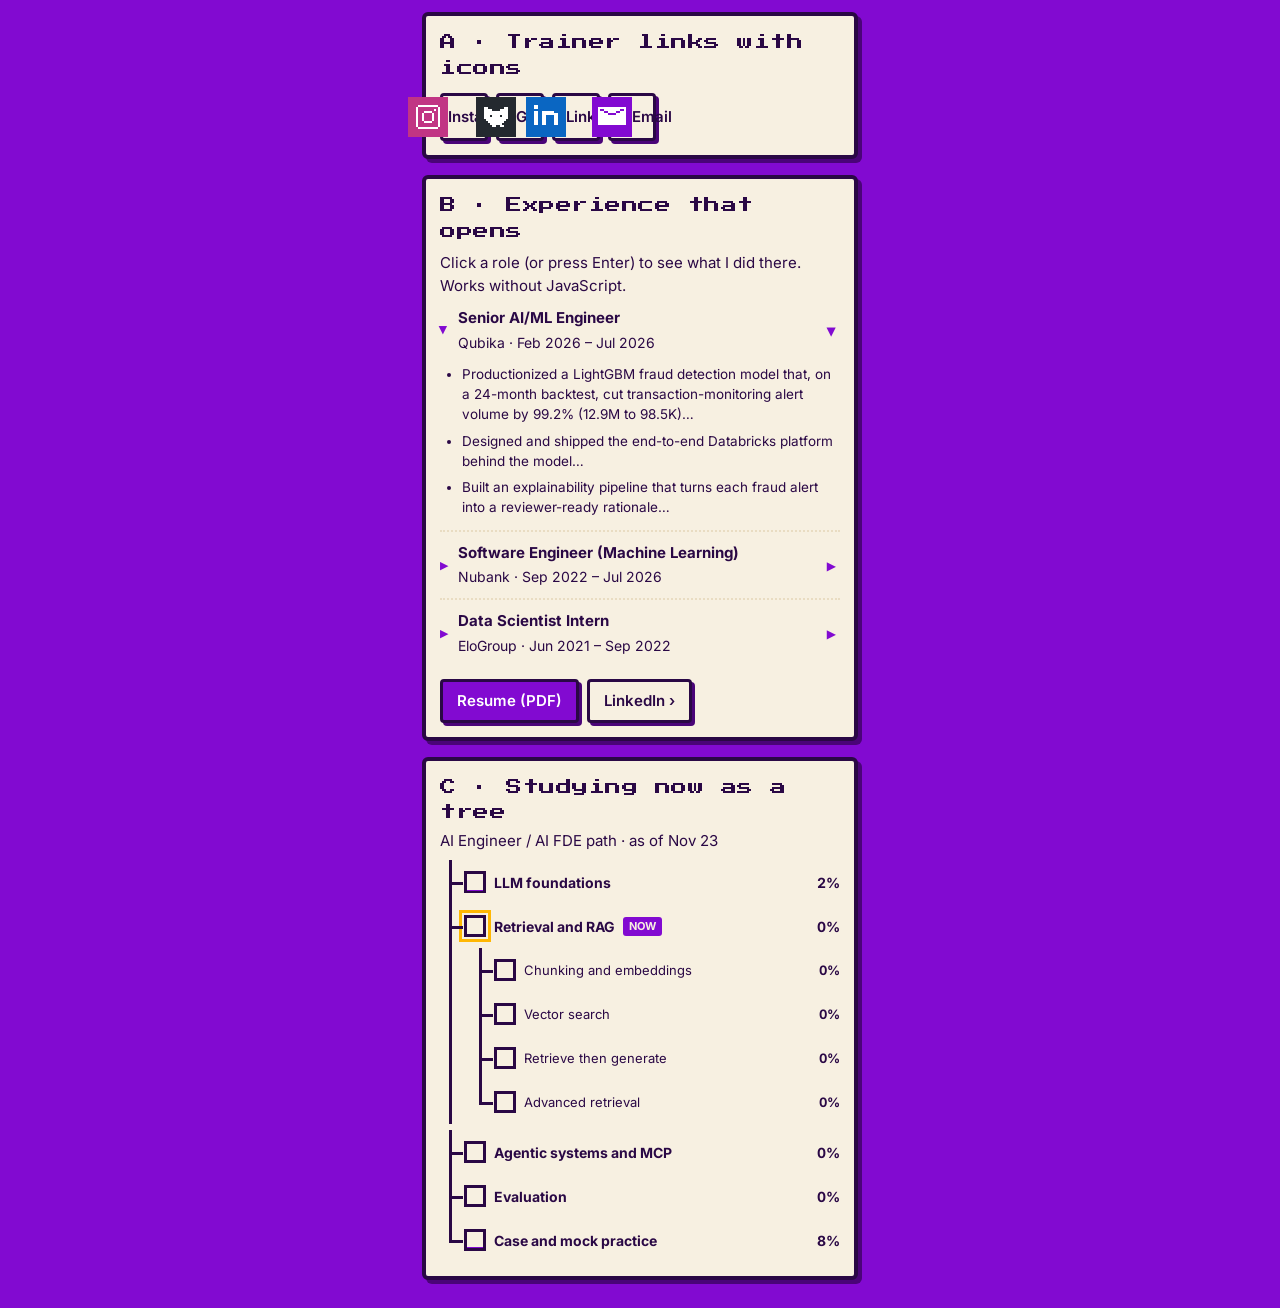
<file: docs/mockups/ux-2026-11.html>
<!doctype html>
<html lang="en" class="pal-nu">
<head>
<meta charset="utf-8">
<meta name="viewport" content="width=device-width,initial-scale=1">
<title>UX mockups, Nov 2026 (not part of the site)</title>
<link rel="stylesheet" href="../../assets/site.css">
<style>
 .ico { width: 20px; height: 20px; margin-right: 8px; image-rendering: pixelated; flex: none; }
 /* B: experience */
 .job { border-bottom: 2px dotted var(--soft); }
 .job:last-child { border-bottom: 0; }
 .job > summary { display: flex; gap: 10px; align-items: center; padding: 10px 0; cursor: pointer; list-style: none; min-height: 44px; }
 .job > summary::-webkit-details-marker { display: none; }
 .job > summary::before { content: "▶"; font-size: 11px; color: var(--accent); transition: transform .1s; }
 .job[open] > summary::before { transform: rotate(90deg); }
 .job .t b { display: block; font-size: 15px; }
 .job .t span { font-size: 14px; }
 .job ul { margin: 0 0 12px; padding: 0 0 0 22px; font-size: 13.5px; line-height: 1.5; }
 .job li { margin: 0 0 6px; }
 .job h3 { margin: 10px 0 4px 22px; font-size: 12px; letter-spacing: .06em; text-transform: uppercase; color: var(--accent); }
 /* C: knowledge tree */
 .kt { list-style: none; margin: 8px 0 0; padding: 0; font-size: 14px; }
 .kt li { position: relative; padding: 0 0 0 26px; }
 .kt li::before { content: ""; position: absolute; left: 9px; top: 0; bottom: 0; border-left: 3px solid var(--line); }
 .kt li:last-child::before { bottom: auto; height: 22px; }
 .kt li::after { content: ""; position: absolute; left: 9px; top: 22px; width: 14px; border-top: 3px solid var(--line); }
 .node { display: flex; align-items: center; gap: 8px; min-height: 44px; }
 .sq { flex: none; width: 22px; height: 22px; border: 3px solid var(--line); background: var(--box); position: relative; margin-left: -2px; }
 .sq i { position: absolute; left: 0; right: 0; bottom: 0; background: var(--accent); }
 .sq.now { outline: 3px solid var(--hp); outline-offset: 2px; }
 .kt .pct { margin-left: auto; font-weight: 700; font-variant-numeric: tabular-nums; }
 .kt .kids { list-style: none; margin: 0 0 6px; padding: 0 0 0 4px; font-size: 13px; }
 .badge2 { font-size: 11px; font-weight: 700; padding: 1px 6px; color: var(--box); background: var(--accent); border-radius: 3px; }
 .wrap { max-width: 460px; margin: 0 auto; padding: 12px; }
</style>
</head>
<body>
<div class="wrap">
 <section class="box" id="trainer">
  <h2 class="h px"><span>A · Trainer links with icons</span></h2>
  <nav class="links">
   <a href="#"><img class="ico" src="icons/instagram.svg" alt="" width="20" height="20">Instagram</a>
   <a href="#"><img class="ico" src="icons/github.svg" alt="" width="20" height="20">GitHub</a>
   <a href="#"><img class="ico" src="icons/linkedin.svg" alt="" width="20" height="20">LinkedIn</a>
   <a href="#"><img class="ico" src="icons/email.svg" alt="" width="20" height="20">Email</a>
  </nav>
 </section>

 <section class="box" id="work" style="margin-top:14px">
  <h2 class="h px"><span>B · Experience that opens</span></h2>
  <p class="small">Click a role (or press Enter) to see what I did there. Works without JavaScript.</p>
  <div>
   <details class="job" open>
    <summary><span class="t"><b>Senior AI/ML Engineer</b><span>Qubika · Feb 2026 – Jul 2026</span></span></summary>
    <ul>
     <li>Productionized a LightGBM fraud detection model that, on a 24-month backtest, cut transaction-monitoring alert volume by 99.2% (12.9M to 98.5K)…</li>
     <li>Designed and shipped the end-to-end Databricks platform behind the model…</li>
     <li>Built an explainability pipeline that turns each fraud alert into a reviewer-ready rationale…</li>
    </ul>
   </details>
   <details class="job"><summary><span class="t"><b>Software Engineer (Machine Learning)</b><span>Nubank · Sep 2022 – Jul 2026</span></span></summary></details>
   <details class="job"><summary><span class="t"><b>Data Scientist Intern</b><span>EloGroup · Jun 2021 – Sep 2022</span></span></summary></details>
  </div>
  <div class="links"><a class="primary" href="#">Resume (PDF)</a><a href="#">LinkedIn ›</a></div>
 </section>

 <section class="box" id="study" style="margin-top:14px">
  <h2 class="h px"><span>C · Studying now as a tree</span></h2>
  <p class="small">AI Engineer / AI FDE path · as of Nov 23</p>
  <ul class="kt">
   <li><div class="node"><span class="sq"><i style="height:2%"></i></span><b>LLM foundations</b><span class="pct">2%</span></div></li>
   <li><div class="node"><span class="sq now"><i style="height:0"></i></span><b>Retrieval and RAG</b><span class="badge2">NOW</span><span class="pct">0%</span></div>
     <ul class="kids">
      <li><div class="node"><span class="sq"></span>Chunking and embeddings<span class="pct">0%</span></div></li>
      <li><div class="node"><span class="sq"></span>Vector search<span class="pct">0%</span></div></li>
      <li><div class="node"><span class="sq"></span>Retrieve then generate<span class="pct">0%</span></div></li>
      <li><div class="node"><span class="sq"></span>Advanced retrieval<span class="pct">0%</span></div></li>
     </ul></li>
   <li><div class="node"><span class="sq"><i style="height:0"></i></span><b>Agentic systems and MCP</b><span class="pct">0%</span></div></li>
   <li><div class="node"><span class="sq"><i style="height:0"></i></span><b>Evaluation</b><span class="pct">0%</span></div></li>
   <li><div class="node"><span class="sq"><i style="height:8%"></i></span><b>Case and mock practice</b><span class="pct">8%</span></div></li>
  </ul>
 </section>
</div>
</body>
</html>
</file>
<file: assets/site.css>
/* Fonts, self-hosted so a visit makes no request to Google (SIL Open Font License, see
   assets/fonts/OFL-*.txt). Inter is a variable font: one file covers weights 400 to 700.
   Subsets latin and latin-ext, as served by Google Fonts (Inter v20, Press Start 2P v16). */
@font-face {
  font-family: 'Inter';
  font-style: normal;
  font-weight: 400 700;
  font-display: swap;
  src: url(fonts/inter-latin-ext.woff2) format('woff2');
  unicode-range: U+0100-02BA, U+02BD-02C5, U+02C7-02CC, U+02CE-02D7, U+02DD-02FF, U+0304, U+0308, U+0329, U+1D00-1DBF, U+1E00-1E9F, U+1EF2-1EFF, U+2020, U+20A0-20AB, U+20AD-20C4, U+2113, U+2C60-2C7F, U+A720-A7FF;
}
@font-face {
  font-family: 'Inter';
  font-style: normal;
  font-weight: 400 700;
  font-display: swap;
  src: url(fonts/inter-latin.woff2) format('woff2');
  unicode-range: U+0000-00FF, U+0131, U+0152-0153, U+02BB-02BC, U+02C6, U+02DA, U+02DC, U+0304, U+0308, U+0329, U+2000-206F, U+20AC, U+2122, U+2191, U+2193, U+2212, U+2215, U+FEFF, U+FFFD;
}
@font-face {
  font-family: 'Press Start 2P';
  font-style: normal;
  font-weight: 400;
  font-display: swap;
  src: url(fonts/press-start-2p-latin-ext.woff2) format('woff2');
  unicode-range: U+0100-02BA, U+02BD-02C5, U+02C7-02CC, U+02CE-02D7, U+02DD-02FF, U+0304, U+0308, U+0329, U+1D00-1DBF, U+1E00-1E9F, U+1EF2-1EFF, U+2020, U+20A0-20AB, U+20AD-20C4, U+2113, U+2C60-2C7F, U+A720-A7FF;
}
@font-face {
  font-family: 'Press Start 2P';
  font-style: normal;
  font-weight: 400;
  font-display: swap;
  src: url(fonts/press-start-2p-latin.woff2) format('woff2');
  unicode-range: U+0000-00FF, U+0131, U+0152-0153, U+02BB-02BC, U+02C6, U+02DA, U+02DC, U+0304, U+0308, U+0329, U+2000-206F, U+20AC, U+2122, U+2191, U+2193, U+2212, U+2215, U+FEFF, U+FFFD;
}

/* jvitorcosta.github.io: Game Boy menu look, shared by the homepage and the case-study pages.
   Palettes live on <html> (.pal-night is Mandarin, .pal-nu); site.js picks one and marks it
   with data-pal. Every text pair below passes WCAG AA (tests/test_assets.py checks them). */

.pal-night { --bg:#8f1d1d; --box:#f5e6c8; --ink:#3a1410; --line:#8a5a12; --shadow:#4a0b0b; --soft:#ead2a8; --accent:#a3161a; --hp:#e0a91b; --ink-on-bg:#fff3d6; --strava:#b03600; --strava-decoration:underline; color-scheme:light; }
.pal-nu { --bg:#820ad1; --box:#f7f0e1; --ink:#2a0845; --line:#2a0845; --shadow:#4a0478; --soft:#e9dcc2; --accent:#820ad1; --hp:#ffb703; --ink-on-bg:#ffffff; --strava:#c43d00; --strava-decoration:underline; color-scheme:light; }


/* ---------- base ---------- */
*, *::before, *::after { box-sizing: border-box; }
[hidden] { display: none !important; }
/* Bilingual spans: show the page language only. Descendant selectors, so <html> itself never hides. */
html[lang=pt] [lang=en], html[lang=en] [lang=pt] { display: none; }

html { background: var(--bg); -webkit-text-size-adjust: 100%; text-size-adjust: 100%; }
body {
  margin: 0;
  min-height: 100vh;
  background: var(--bg);
  color: var(--ink-on-bg);
  font-family: Inter, system-ui, -apple-system, "Segoe UI", Roboto, sans-serif;
  font-size: 16px;
  line-height: 1.5;
  overflow-wrap: break-word;
}
img { max-width: 100%; }
a { color: inherit; }
:focus-visible { outline: 3px solid currentColor; outline-offset: 2px; }

.px, .h, .k, .lv, .badge, [data-lang-toggle], .ask-open {
  font-family: "Press Start 2P", ui-monospace, monospace;
  font-weight: 400;
  letter-spacing: .5px;
}
/* First thing the keyboard reaches: hidden until focused, then jumps past the palette and language buttons. */
.skip {
  position: absolute; left: 8px; top: -100px; z-index: 10;
  padding: 10px 14px; font: 600 15px/1.2 Inter, system-ui, sans-serif;
  color: var(--ink); background: var(--box); border: 3px solid var(--line); border-radius: 4px;
}
.skip:focus { top: 8px; outline: 3px solid var(--accent); outline-offset: 2px; }
.sr {
  position: absolute !important;
  width: 1px; height: 1px;
  margin: -1px; padding: 0; border: 0;
  overflow: hidden;
  clip: rect(0 0 0 0);
  clip-path: inset(50%);
  white-space: nowrap;
}

/* One centred column: full width on a phone (from 360px), at most 480px on a desktop. */
main, body > header.top, body > footer.foot {
  display: block;
  width: 100%;
  max-width: 480px;
  margin: 0 auto;
  padding-left: 12px;
  padding-right: 12px;
}
main { padding-top: 12px; padding-bottom: 28px; }
/* The homepage footer sits after <main> (a contentinfo landmark); the column padding moves to it. */
main:has(+ footer.foot) { padding-bottom: 0; }
body > footer.foot { margin-top: 8px; padding-bottom: 28px; }
body > header.top { display: flex; flex-wrap: wrap; padding-top: 12px; }
main > header.top { padding: 0; }

/* Homepage on a wide screen: two columns, who I am, my projects and my work on the left, the live
   rows and the PC box on the right. Case pages keep the narrow reading column. */
@media (min-width: 900px) {
  main:has(> .cols), body:has(.cols) > footer.foot { max-width: 1000px; }
  .cols { display: flex; gap: 16px; align-items: flex-start; }
  .col { flex: 1; min-width: 0; }
}
/* Phones: one column. The trainer card, the latest post and what I'm studying come first, in code
   order; then Lately, Favorites, the PC box, and Work at the end. */
@media (max-width: 899px) {
  .cols { display: flex; flex-direction: column; }
  .col { display: contents; }
  #right-now { order: 1; }
  #party { order: 2; }
  #pc-box { order: 3; }
  #work { order: 4; }
}

/* ---------- top bar: palette dots, language, back link ---------- */
.top { display: flex; justify-content: space-between; align-items: center; gap: 8px; margin: 0 0 10px; }
.sw, .palettes { display: flex; gap: 2px; }

/* A 26px dot inside a 44px tap target. */
[data-palette] {
  position: relative;
  width: 44px; height: 44px;
  padding: 9px;
  border: 0;
  border-radius: 50%;
  background-clip: content-box !important;
  cursor: pointer;
  -webkit-appearance: none;
  appearance: none;
}
[data-palette=night] { background-color: #d4a72c; }
[data-palette=nu] { background-color: #820ad1; }
[data-palette]::before, [data-palette][aria-pressed=true]::after {
  content: "";
  position: absolute;
  border-radius: 50%;
  border: 3px solid var(--ink-on-bg);
}
[data-palette]::before { inset: 9px; }
[data-palette][aria-pressed=true]::after { inset: 2px; }
[data-palette]:focus-visible { outline: 3px solid var(--ink-on-bg); outline-offset: 0; }

/* The active palette's name, next to the dots. */
.sw { align-items: center; }
.pname { margin-left: 8px; font-size: 12px; line-height: 1.4; color: var(--ink-on-bg); }
.pn { display: none; }
.pal-night .pn-night, .pal-nu .pn-nu { display: inline; }

[data-lang-toggle], .ask-open {
  min-width: 44px; min-height: 44px;
  padding: 0 10px;
  font-size: 12px;
  color: var(--ink-on-bg);
  background: transparent;
  border: 3px solid var(--ink-on-bg);
  border-radius: 4px;
  cursor: pointer;
}
[data-lang-toggle]:focus-visible, .ask-open:focus-visible { outline-color: var(--ink-on-bg); }
.ask-open { margin-left: auto; }
/* Both languages show; the current one is a filled chip (shape, not colour alone). */
[data-lang-toggle] span { padding: 2px 4px; border-radius: 2px; }
html[lang=en] [data-lang-toggle] .l-en, html[lang=pt] [data-lang-toggle] .l-pt { color: var(--bg); background: var(--ink-on-bg); }

header.top > a {
  display: inline-flex; align-items: center;
  min-height: 44px;
  padding: 0 4px;
  color: var(--ink-on-bg);
  font-weight: 700;
  text-decoration: none;
}
header.top > a:hover { text-decoration: underline; }
/* The BLOG link looks like the language button. */
header.top > a.top-link { margin-left: auto; padding: 0 10px; font-size: 12px; border: 3px solid var(--ink-on-bg); border-radius: 4px; }
header.top > a.top-link:hover { text-decoration: none; background: rgba(255, 255, 255, .12); }

/* ---------- boxes ---------- */
.box {
  margin: 0 0 16px;
  padding: 14px;
  background: var(--box);
  color: var(--ink);
  border: 4px solid var(--line);
  border-radius: 6px;
  box-shadow: 4px 4px 0 var(--shadow);
}
.h {
  display: flex; justify-content: space-between; align-items: center; flex-wrap: wrap;
  gap: 4px 8px;
  margin: 0 0 4px;
  font-size: 16px; /* the pixel font's 8px grid: sharp at 8, 16, 24 */
  line-height: 1.6;
}
.h a {
  display: inline-flex; align-items: center;
  min-height: 44px;
  font-family: Inter, system-ui, sans-serif;
  font-size: 14px;
  font-weight: 700;
  letter-spacing: 0;
  color: var(--accent);
  text-decoration: none;
}
.h a:hover { text-decoration: underline; }
.cursor { animation: blink 1s steps(1) infinite; }
@keyframes blink { 50% { opacity: 0; } }

.small { margin: 0; font-size: 15px; line-height: 1.5; }
.motto { margin: 6px 0 0; font-size: 14px; font-style: italic; color: var(--accent); }
#work .small { margin: 8px 0 0; }
/* Work: one line per role, title in bold over company and dates. */
.jobs { list-style: none; margin: 10px 0 0; padding: 0; font-size: 14px; line-height: 1.45; }
.jobs li { padding: 8px 0; border-bottom: 2px dotted var(--soft); }
.jobs li:last-child { border-bottom: 0; }
.jobs b { display: block; font-size: 15px; }
/* A role that opens (native details): the whole title block is the button, with a chevron. */
.job > summary { position: relative; min-height: 44px; padding: 2px 28px 2px 0; cursor: pointer; list-style: none; }
.job > summary::-webkit-details-marker { display: none; }
.job > summary::after { content: "▶"; position: absolute; right: 4px; top: 50%; margin-top: -8px; font-size: 12px; color: var(--accent); transition: transform .12s; }
.job[open] > summary::after { transform: rotate(90deg); }
.job > summary:hover b { text-decoration: underline; }
.job > summary:focus-visible { outline: 3px solid var(--accent); outline-offset: 2px; }
.job .did { padding: 4px 0 8px; font-size: 13.5px; line-height: 1.5; }
/* A headed group of bullets is a small disclosure inside the open role. */
.grp { border-top: 2px dotted var(--soft); }
.grp > summary { position: relative; display: flex; align-items: center; justify-content: space-between; gap: 8px; min-height: 44px; padding: 0 28px 0 0; cursor: pointer; list-style: none; font-size: 12px; font-weight: 700; letter-spacing: .06em; text-transform: uppercase; color: var(--accent); }
.grp > summary::-webkit-details-marker { display: none; }
.grp > summary::after { content: "▶"; position: absolute; right: 4px; top: 50%; margin-top: -7px; font-size: 11px; transition: transform .12s; }
.grp[open] > summary::after { transform: rotate(90deg); }
.grp > summary:hover span:first-child { text-decoration: underline; }
.grp > summary:focus-visible { outline: 3px solid var(--accent); outline-offset: 2px; }
.grp .n { flex: none; min-width: 22px; padding: 0 6px; text-align: center; font-size: 11px; color: var(--ink); background: var(--soft); border-radius: 3px; }
.job .did ul { margin: 4px 0 0; padding: 0 0 0 18px; }
.job .did li { margin: 0 0 6px; padding: 0; border: 0; }
.jobs .hint { margin-bottom: 0; }
/* A blog post: a reading column inside the usual pixel box. */
.blog-list .row { display: block; }
.blog-list .meta { margin: 2px 0 4px; }
.post .crumb { margin: 0 0 10px; font-size: 14px; }
.post-title { margin: 0 0 6px; font: 400 18px/1.5 "Press Start 2P", monospace; color: var(--ink); }
.post .meta { margin: 0 0 8px; font-size: 14px; color: var(--ink); }
.post .tags { display: flex; flex-wrap: wrap; gap: 6px; margin: 0 0 12px; padding: 0; list-style: none; }
.post .tags li { padding: 1px 8px; font-size: 12px; color: var(--ink); background: var(--soft); border: 2px solid var(--line); border-radius: 3px; }
.post .cover { margin: 12px 0; }
.prose { max-width: 70ch; font-size: 16px; line-height: 1.65; }
.prose h2 { margin: 26px 0 8px; font-size: 13px; line-height: 1.6; letter-spacing: .04em; text-transform: uppercase; color: var(--accent); font-family: "Press Start 2P", monospace; font-weight: 400; }
.prose h3 { margin: 18px 0 6px; font-size: 16px; color: var(--ink); }
.prose p, .prose ul, .prose ol, .prose pre, .prose blockquote, .prose figure { margin: 0 0 14px; }
.prose ul, .prose ol { padding-left: 22px; }
.prose li { margin: 0 0 4px; }
.prose a { color: var(--accent); text-underline-offset: 3px; }
.prose code { padding: 1px 4px; font: 14px/1.4 ui-monospace, Consolas, monospace; background: var(--soft); border-radius: 3px; }
.prose pre { overflow-x: auto; padding: 12px; background: var(--soft); border: 2px solid var(--line); border-radius: 3px; }
.prose pre code { padding: 0; background: none; font-size: 13.5px; line-height: 1.5; }
.prose blockquote { padding: 2px 14px; border-left: 4px solid var(--line); }
.prose figure img, .post .cover img { display: block; max-width: 100%; height: auto; image-rendering: auto; border: 3px solid var(--line); }
.prose figcaption { margin-top: 6px; font-size: 13.5px; }
.menu .upd { display: block; margin-top: 3px; font-size: 12px; color: var(--ink); }
.hint .click { display: none; }
@media (hover: hover) and (pointer: fine) { .hint .tap { display: none; } .hint .click { display: inline; } }
@media (prefers-reduced-motion: reduce) { .job > summary::after, .grp > summary::after { transition: none; } }
#work .aside { margin-top: 12px; font-size: 14px; }
#work .aside a {
  display: inline-flex; align-items: center; min-height: 44px;
  color: var(--ink); text-underline-offset: 3px;
}

/* Trainer card */
.trainer { display: flex; gap: 12px; align-items: center; }
.ava {
  flex: none;
  display: block;
  width: 72px; height: 72px;
  padding: 4px;
  box-sizing: border-box;
  background: var(--bg); /* the portrait is transparent, so it takes the palette's colour */
  border: 3px solid var(--line);
}
h1.name { margin: 0 0 8px; font-size: 14px; line-height: 1.5; }
/* The pixel font has no Chinese glyphs: use a system CJK font, kept on one line. */
h1.name .zh, .h .zh {
  display: inline-block; white-space: nowrap;
  font-family: "PingFang SC", "Microsoft YaHei", "Noto Sans CJK SC", "Noto Sans SC", sans-serif;
  font-size: 16px; font-weight: 700; letter-spacing: 0.1em;
}

/* Chunky buttons */
.links { display: flex; flex-wrap: wrap; gap: 8px; margin-top: 12px; }
.links a, .links button, .btn {
  display: inline-flex; align-items: center;
  min-height: 44px;
  padding: 0 14px;
  font: 600 15px/1.2 Inter, system-ui, sans-serif;
  color: var(--ink);
  background: var(--box);
  border: 3px solid var(--line);
  border-radius: 4px;
  box-shadow: 3px 3px 0 var(--shadow);
  text-decoration: none;
  cursor: pointer;
}
/* The trainer's contact links are square icon buttons; on a phone TALK, when Ask Vitor is on,
   takes a full row above them. */
#trainer .links a { justify-content: center; width: 48px; min-height: 48px; padding: 0; }
#trainer .links a img { width: 40px; height: 40px; margin: 0; }
@media (max-width: 420px) {
  #trainer .links [data-ask-open] { flex: 1 0 100%; justify-content: center; }
}
/* The resume (in Experience) is the one filled button; the pill sits under the trainer card's motto. */
.links .primary { background: var(--accent); color: var(--ink-on-bg); }
.status {
  display: inline-flex; align-items: center; gap: 6px;
  margin: 10px 0 0; padding: 4px 10px;
  font: 600 13px/1.3 Inter, system-ui, sans-serif;
  color: var(--ink); background: var(--soft);
  border: 2px solid var(--line); border-radius: 999px;
}
.status i { flex: none; width: 8px; height: 8px; border-radius: 50%; background: #1f9d55; }
.links a:hover, .links button:hover, .btn:hover { text-decoration: underline; }
.links a:active, .links button:active, .btn:active { transform: translate(2px, 2px); box-shadow: 1px 1px 0 var(--shadow); }

/* ---------- TALK: the Ask Vitor dialogue (assets/ask.js) ---------- */
/* A game dialogue box under the trainer card; it spans the column, so a phone gets full width. */
.ask { width: 100%; border: 4px solid var(--line); }
/* VITOR: and the close button share a row, so the button never covers the text. */
.ask-head { display: flex; justify-content: space-between; align-items: flex-start; gap: 8px; margin: 0 0 8px; }
#ask-title { margin: 0; font-family: "Press Start 2P", ui-monospace, monospace; font-size: 12px; font-weight: 400; }
.ask-answer { white-space: pre-line; }
.ask-answer p { margin: 0 0 8px; }
.ask-cursor { display: inline-block; margin-left: 4px; font-size: 10px; animation: ask-blink 1s steps(1) infinite; }
@keyframes ask-blink { 50% { opacity: 0; } }
.ask-sources { display: flex; flex-wrap: wrap; gap: 4px 10px; font-size: 13px; font-weight: 600; }
.ask-chips { display: flex; flex-wrap: wrap; gap: 8px; margin: 10px 0; }
.ask button {
  min-height: 44px;
  padding: 0 12px;
  font: 600 14px/1.2 Inter, system-ui, sans-serif;
  color: var(--ink);
  background: var(--box);
  border: 3px solid var(--line);
  border-radius: 4px;
  box-shadow: 3px 3px 0 var(--shadow);
  cursor: pointer;
}
/* A 44px target; border, shadow and focus ring come from .ask button. Press Start 2P has no ✕,
   so the glyph comes from a symbol font, bold to match the pixel lines. */
.ask .ask-close {
  flex: none;
  min-width: 44px; min-height: 44px;
  padding: 0;
  font: 700 16px/1 "Segoe UI Symbol", "Apple Symbols", "DejaVu Sans", "Noto Sans Symbols 2", system-ui, sans-serif;
}
.ask button:active { transform: translate(2px, 2px); box-shadow: 1px 1px 0 var(--shadow); }
.ask-form { display: flex; gap: 8px; }
.ask-form input {
  flex: 1; min-width: 0; min-height: 44px;
  padding: 0 10px;
  font: 16px Inter, system-ui, sans-serif;
  color: var(--ink);
  background: var(--box);
  border: 3px solid var(--line);
  border-radius: 4px;
}
.ask-form input::placeholder { color: var(--ink); opacity: .7; }
.ask-form [type=submit] { font-family: "Press Start 2P", ui-monospace, monospace; font-weight: 400; }
.ask-error p { margin: 10px 0 0; font-weight: 600; }
.ask a { font-weight: 600; text-underline-offset: 3px; }
.ask-notice { margin: 10px 0 0; font-size: 13px; }

/* The pixel tile before a button label: one CSS pixel per art pixel, so it stays crisp. */
.links a img { flex: none; width: 20px; height: 20px; margin-right: 8px; image-rendering: pixelated; }
.links a:focus-visible, .btn:focus-visible { outline: 3px solid var(--accent); outline-offset: 2px; }
.links a:hover, .btn:hover { text-decoration: underline; }
.links a:active, .btn:active { transform: translate(2px, 2px); box-shadow: 1px 1px 0 var(--shadow); }

/* ---------- Right now ---------- */
.menu { list-style: none; margin: 4px 0 0; padding: 0; }
.menu > li { display: flex; align-items: center; gap: 10px; border-bottom: 2px dotted var(--soft); }
.menu > li:last-child { border-bottom: 0; }
.menu .row {
  flex: 1; min-width: 0;
  display: flex; gap: 12px; align-items: center;
  min-height: 64px;
  padding: 10px 0;
  color: inherit;
  text-decoration: none;
}
a.row:hover .t { text-decoration: underline; }
.th {
  flex: none;
  width: 46px; height: 46px;
  object-fit: cover;
  background: var(--soft);
  border: 3px solid var(--line);
}
.th.tall { height: 66px; }
/* The latest post's cover, bigger than a Lately thumbnail so a screenshot stays readable. */
.th.shot { width: 96px; height: 96px; object-fit: contain; }
.stv {
  flex: none;
  display: grid; place-items: center;
  width: 46px; height: 46px;
  font-size: 22px;
  background: var(--soft);
  border: 3px solid var(--line);
}
.menu .body { flex: 1; min-width: 0; font-size: 14px; line-height: 1.45; }
.menu .t { display: block; font-size: 15px; font-weight: 700; }
.k { display: block; margin-bottom: 4px; font-size: 12px; line-height: 1.5; }
[data-field=artist] { display: block; }
.review { display: block; margin-top: 2px; }
.go {
  flex: none;
  display: grid; place-items: center;
  width: 44px; height: 44px;
  border: 2px solid var(--line);
  border-radius: 50%;
}
/* Each icon is a 20x20 pixel app tile (tools/pixel_icons.py), framed like the avatar. */
.go { border-radius: 0; overflow: hidden; }
.go img { width: 100%; height: 100%; display: block; image-rendering: pixelated; }

.badge {
  display: inline-block;
  margin-left: 4px;
  padding: 3px 5px;
  font-size: 12px;
  line-height: 1.2;
  vertical-align: middle;
  color: #08130a;
  background: var(--hp);
}
/* Music bars next to ON while a song plays. */
#spotify-row[data-playing=true] .badge::after {
  content: "";
  display: inline-block;
  width: 9px; height: 8px;
  margin-left: 4px;
  vertical-align: bottom;
  background:
    linear-gradient(currentColor, currentColor) 0 100% / 2px 40% no-repeat,
    linear-gradient(currentColor, currentColor) 3.5px 100% / 2px 100% no-repeat,
    linear-gradient(currentColor, currentColor) 7px 100% / 2px 60% no-repeat;
  animation: bars .9s steps(1) infinite;
}
@keyframes bars {
  0% { background-size: 2px 40%, 2px 100%, 2px 60%; }
  33% { background-size: 2px 100%, 2px 50%, 2px 90%; }
  66% { background-size: 2px 70%, 2px 80%, 2px 30%; }
}

/* Reading progress as an HP bar; the ink edge marks the page even where the fill is pale. */
.hp { max-width: 160px; height: 10px; margin-top: 6px; background: var(--box); border: 2px solid var(--line); }
.hp i { display: block; height: 100%; background: var(--hp); border-right: 2px solid var(--ink); }

/* Strava's own wording, bold; Strava orange where it reads well, a darker underlined orange elsewhere. */
.strava-link {
  display: flex; align-items: center;
  width: fit-content;
  min-height: 44px;
  font-weight: 700;
  color: var(--strava);
  text-decoration-line: var(--strava-decoration);
  text-underline-offset: 3px;
}
.strava-link:hover { text-decoration-line: underline; }

/* ---------- My party ---------- */
.party { display: grid; grid-template-columns: 1fr 1fr; gap: 10px; margin-top: 8px; }
.mon {
  display: block;
  min-width: 0;
  overflow: hidden;
  color: var(--ink);
  background: var(--box);
  border: 3px solid var(--line);
  border-radius: 5px;
  text-decoration: none;
}
.mon .pic { position: relative; display: grid; place-items: center; height: 96px; background: var(--soft); }
.mon .pic img { position: absolute; inset: 0; width: 100%; height: 100%; object-fit: cover; }
.mon .emoji { font-size: 32px; }
.mon .lv {
  position: absolute; top: 6px; left: 6px;
  padding: 3px 4px;
  font-size: 12px;
  color: var(--ink);
  background: var(--box);
  border: 2px solid var(--line);
}
.mon .n { padding: 8px 9px 10px; font-size: 13px; line-height: 1.4; }
.mon .n b { display: block; margin-bottom: 2px; font-size: 14px; }
a.mon:hover b { text-decoration: underline; }

/* ---------- PC box ---------- */
.pc .repo { display: flex; align-items: center; gap: 10px; border-bottom: 2px dotted var(--soft); }
.pc .repo > :first-child {
  flex: 1; min-width: 0;
  display: flex; flex-direction: column; justify-content: center; gap: 2px;
  min-height: 44px;
  padding: 10px 0;
  font-size: 15px;
  font-weight: 600;
  color: var(--ink);
  text-decoration: none;
}
.pc .repo > :first-child > span { font-size: 13px; font-weight: 400; color: var(--ink); }
.pc .repo > a:first-child:hover { text-decoration: underline; }
.pc .try, .pc .more {
  display: inline-flex; align-items: center;
  min-height: 44px;
  font-weight: 700;
  text-decoration: none;
}
.pc .try { flex: none; min-width: 44px; font-size: 14px; color: var(--accent); white-space: nowrap; }
.pc .more { display: flex; padding: 0; font-size: 15px; color: var(--ink); }
.pc .try:hover, .pc .more:hover { text-decoration: underline; }
.pc > :last-child { border-bottom: 0; }
/* What kind of project a row is (AI, data, uni...), as a small outlined chip after its name. */
.pc .tag {
  display: inline-block;
  margin-left: 6px;
  padding: 1px 5px;
  font-size: 11px; font-weight: 700; line-height: 1.4;
  text-transform: uppercase; letter-spacing: .04em;
  vertical-align: 2px;
  border: 2px solid var(--line);
  border-radius: 3px;
}

/* ---------- footer ---------- */
.foot { margin: 8px 0 0; font-size: 13px; line-height: 1.7; text-align: center; color: var(--ink-on-bg); }
.foot a { color: var(--ink-on-bg); }

/* ---------- case-study pages ---------- */
article { font-size: 16px; line-height: 1.6; }
article h1, article h2 { font-family: "Press Start 2P", ui-monospace, monospace; font-weight: 400; line-height: 1.6; overflow-wrap: anywhere; }
article h1 { margin: 4px 0 10px; font-size: 16px; }
article h2 { margin: 26px 0 8px; font-size: 12px; }
article h3 { margin: 20px 0 6px; font-size: 17px; }
article .meta { margin: 0 0 12px; font-size: 14px; font-weight: 600; }
article a:not(.btn) { font-weight: 600; text-underline-offset: 3px; }
article img { display: block; height: auto; border: 3px solid var(--line); }
article figure { margin: 14px 0; }
article pre, article table { display: block; max-width: 100%; overflow-x: auto; }
article pre { padding: 10px; background: var(--soft); }
article code { font-family: ui-monospace, Consolas, monospace; font-size: .9em; }
.embed { display: flex; flex-direction: column; align-items: flex-start; gap: 8px; margin: 16px 0; }
.embed small { font-size: 14px; line-height: 1.5; }
.embed iframe { display: block; width: 100%; height: 760px; background: #fff; border: 3px solid var(--line); }
button.btn { font-family: Inter, system-ui, sans-serif; }

@media (prefers-reduced-motion: reduce) {
  *, *::before, *::after { animation: none !important; transition: none !important; }
  .links a:active, .btn:active { transform: none; }
  .ask-cursor { animation: none; }
}

/* ---------- Studying now ---------- */
.study { list-style: none; margin: 10px 0 0; padding: 0; }
.study li { padding: 6px 0 8px; }
.tree .row { display: flex; justify-content: space-between; align-items: baseline; gap: 10px; font-size: 14px; line-height: 1.4; }
.tree .pct { flex: none; font-weight: 700; font-variant-numeric: tabular-nums; }
.tree .bar { height: 14px; margin-top: 4px; background: var(--soft); border: 3px solid var(--line); border-radius: 4px; overflow: hidden; }
.tree .bar i { display: block; height: 100%; background: var(--accent); }
.tree > summary { display: block; margin-top: 10px; padding: 10px; background: var(--soft); border: 3px solid var(--line); border-radius: 5px; cursor: pointer; list-style: none; }
.tree > summary::-webkit-details-marker, .topic > summary::-webkit-details-marker { display: none; }
.tree > summary:hover { border-color: var(--accent); }
.tree > summary:focus-visible, .topic > summary:focus-visible { outline: 3px solid var(--accent); outline-offset: 2px; }
.tree .now { display: inline-block; margin-bottom: 4px; padding: 1px 6px; font-size: 11px; font-weight: 700; color: var(--box); background: var(--accent); border-radius: 3px; }
.tree .path { margin-left: 8px; font-size: 12px; font-weight: 700; }
.tree .all { display: block; margin-top: 6px; font-size: 13px; font-weight: 700; color: var(--accent); }
.tree[open] .all { visibility: hidden; height: 0; margin: 0; }
.tree .bar { background: var(--box); }
.study { margin-top: 8px; }
/* The tree map (inline SVG from render._study_map): palette variables, so both themes work. */
.smap { display: block; width: 100%; max-width: 400px; height: auto; margin: 10px 0 0; overflow: visible; }
.smap path { fill: none; stroke: var(--line); stroke-width: 2; }
.smap .gbox { fill: var(--soft); stroke: var(--line); stroke-width: 2; }
.smap .sq { fill: var(--box); stroke: var(--line); stroke-width: 3; }
.smap .fl { fill: var(--accent); }
.smap .hit { fill: transparent; }
.smap .ring { fill: none; stroke: var(--accent); stroke-width: 2; }
.smap text { fill: var(--ink); font: 700 11px/1 Inter, system-ui, sans-serif; text-anchor: middle; }
.smap .now text { fill: var(--accent); }
.smap .sn { cursor: pointer; }
.smap .sn:hover .sq { stroke: var(--accent); }
.smap .sn:focus-visible { outline: 3px solid var(--accent); outline-offset: 2px; }
.tree .gh { margin: 14px 0 0; font-size: 12px; letter-spacing: .06em; text-transform: uppercase; color: var(--accent); }
.subs { list-style: none; margin: 4px 0 8px; padding: 0 0 0 10px; border-left: 3px solid var(--line); }
.subs > li { padding: 0; }
.sub > summary { display: flex; align-items: center; min-height: 44px; padding: 5px 0; font-size: 13px; font-weight: 600; cursor: pointer; list-style: none; }
.sub > summary .row { flex: 1; }
.sub > summary::-webkit-details-marker { display: none; }
.sub > summary:focus-visible { outline: 3px solid var(--accent); outline-offset: 2px; }
.topic > summary { display: block; padding: 4px 0; cursor: pointer; list-style: none; }
.items { list-style: none; margin: 4px 0 6px; padding: 0 0 0 12px; border-left: 3px solid var(--line); font-size: 13px; line-height: 1.4; }
.items .item { display: flex; gap: 8px; align-items: baseline; padding: 2px 0; }
.items .item > span:nth-child(2) { flex: 1; min-width: 0; }
.items .mark { width: 1em; text-align: center; color: var(--accent); }
.items .done > span:nth-child(2) { text-decoration: line-through; opacity: .7; }
.study .bar { background: var(--soft); }

/* ---------- print: the homepage as a one-page resume ---------- */
/* Black on white: the header card with the addresses written out, Experience (every role, with its
   first group of bullets) and Projects. What changes every few hours stays on the screen. */
.print-only { display: none; }
@media print {
  html:has(.cols) { --bg:#fff; --box:#fff; --ink:#000; --line:#000; --soft:#fff; --accent:#000; --ink-on-bg:#000; }
  body:has(.cols) { min-height: 0; font-size: 9pt; line-height: 1.35; }
  body:has(.cols) > :not(main), .cols > .col > :not(#trainer, #work, #pc-box), body:has(.cols) main > header.top { display: none; }
  main:has(> .cols) { max-width: none; padding: 0; }
  .cols, .col { display: block; }
  .cols .box { margin: 0 0 8px; padding: 0; border: 0; box-shadow: none; }
  .cols .h { margin: 0 0 3px; padding-bottom: 2px; font-size: 8pt; border-bottom: 1.5pt solid #000; }
  .cols .h > span:not(:first-child), .cols .h a, .cols .h .zh { display: none; }
  #trainer .trainer { gap: 10px; }
  #trainer .ava { width: 56px; height: 56px; }
  #trainer h1.name { margin: 0 0 3px; }
  #trainer .small, .print-only { margin: 0; font-size: 9.5pt; }
  #trainer .motto, #trainer .status, #trainer .links, #work .hint, #work .links, #work .aside { display: none; }
  .print-only { display: block; margin-top: 4px; }
  #work .small { margin: 0; font-size: 9pt; }
  .jobs { margin-top: 0; font-size: 9pt; line-height: 1.35; }
  .jobs li { padding: 3px 0; border-bottom: 0; }
  .jobs b { font-size: 9.5pt; }
  .job > summary { min-height: 0; padding: 0; }
  .job > summary::after, .grp > summary { display: none; }
  /* Paper cannot be tapped: every role is shown open, with only its first group of bullets. */
  #work .job::details-content, #work .grp::details-content { content-visibility: visible; display: block; }
  .job .did { padding: 1px 0 0; font-size: 8.5pt; line-height: 1.32; }
  .job .did li { margin: 0; padding: 0; break-inside: avoid; }
  .grp { border: 0; }
  .grp ~ .grp { display: none; }
  #pc-box { columns: 2; column-gap: 14px; }
  #pc-box .h { column-span: all; }
  .pc .repo { break-inside: avoid; border: 0; }
  .pc .repo > :first-child { min-height: 0; padding: 1px 0; gap: 0; font-size: 8.5pt; }
  .pc .repo > :first-child > span { font-size: 8pt; }
  .pc .tag, .pc .try, .pc .more { display: none; }
}
</file>
